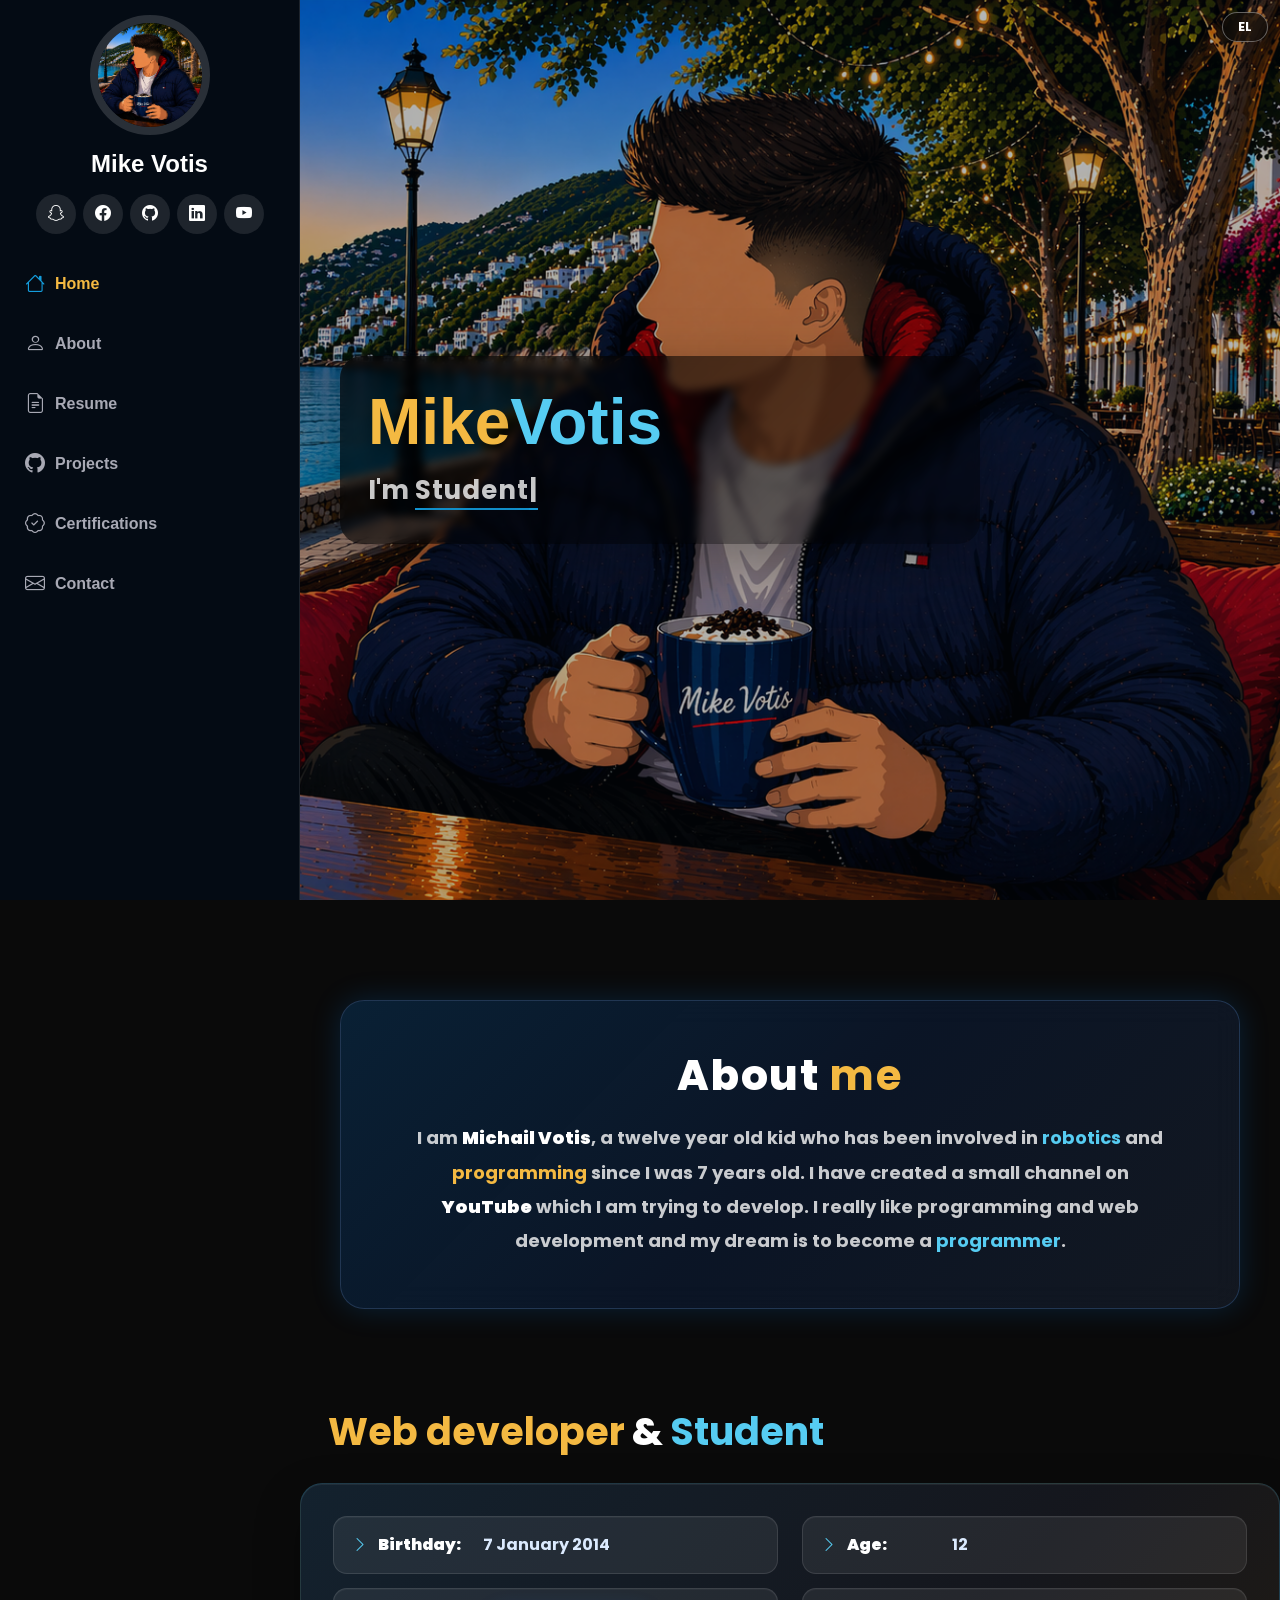
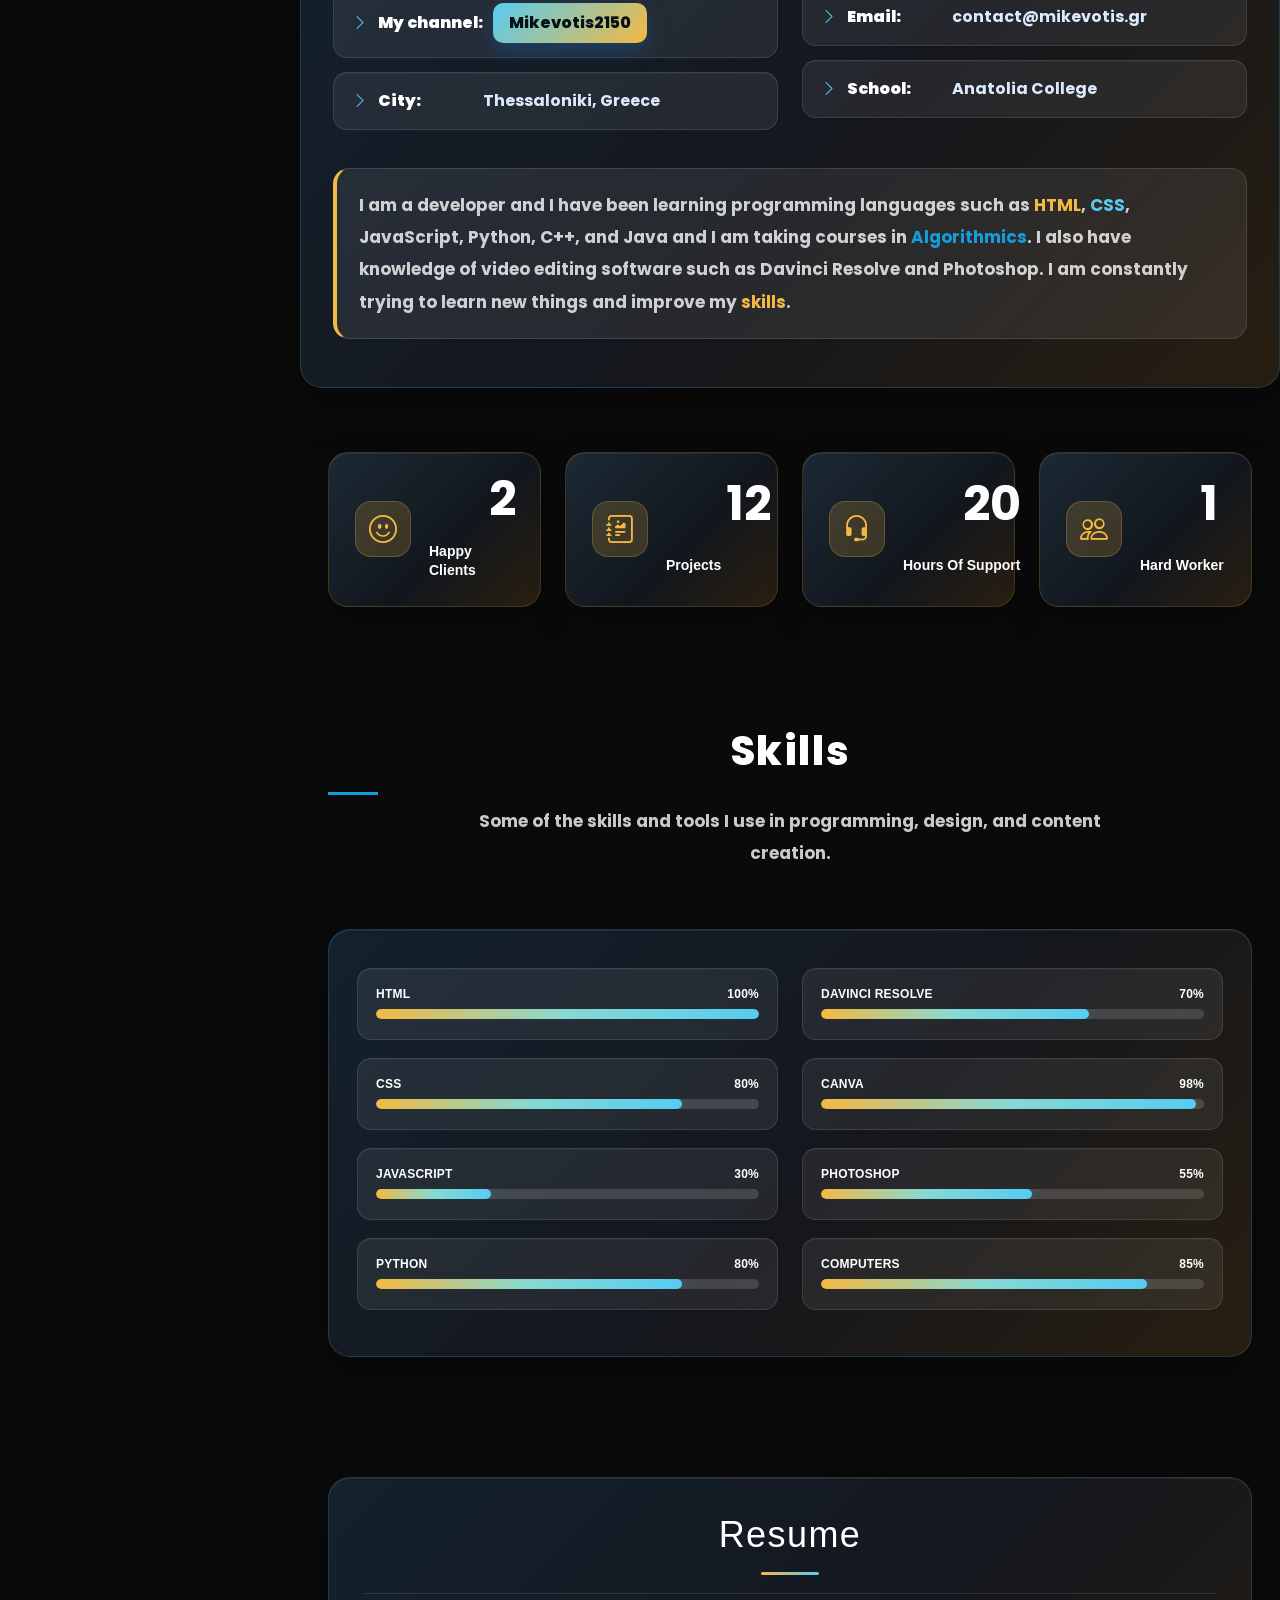
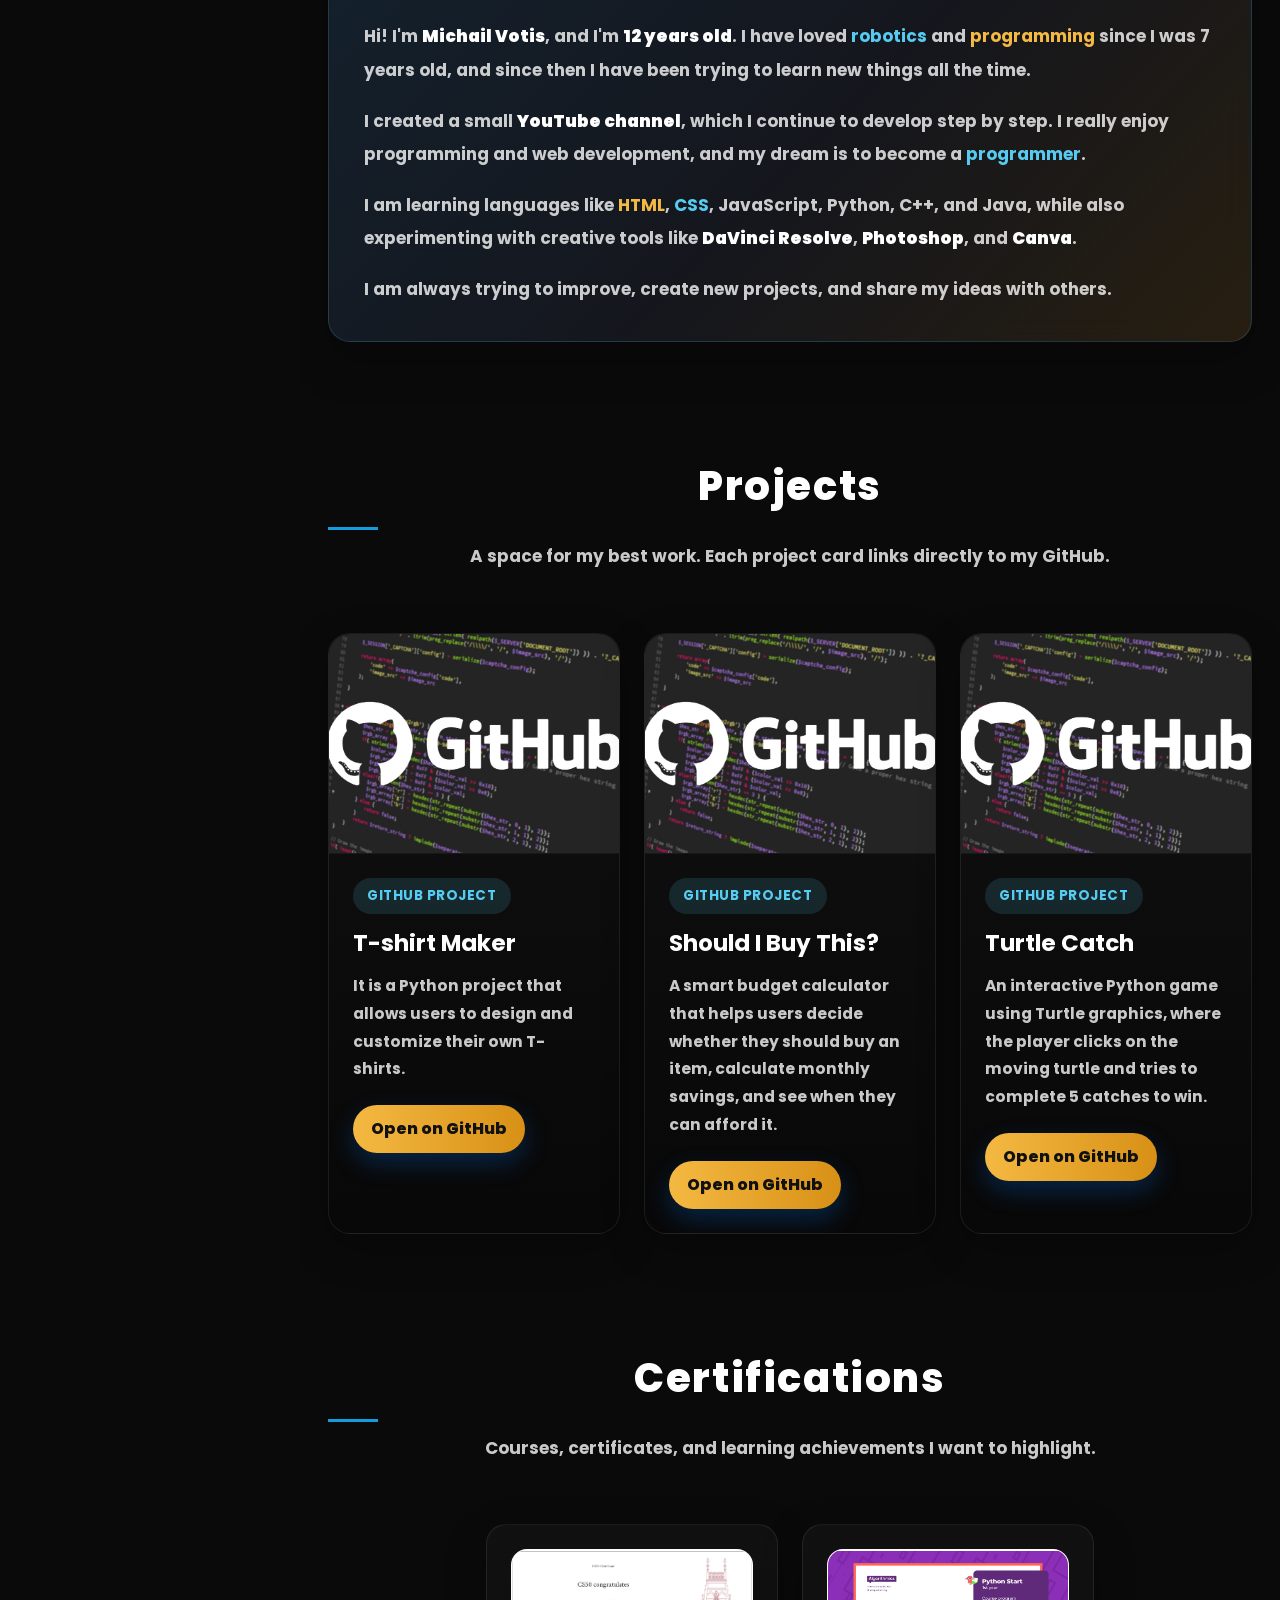
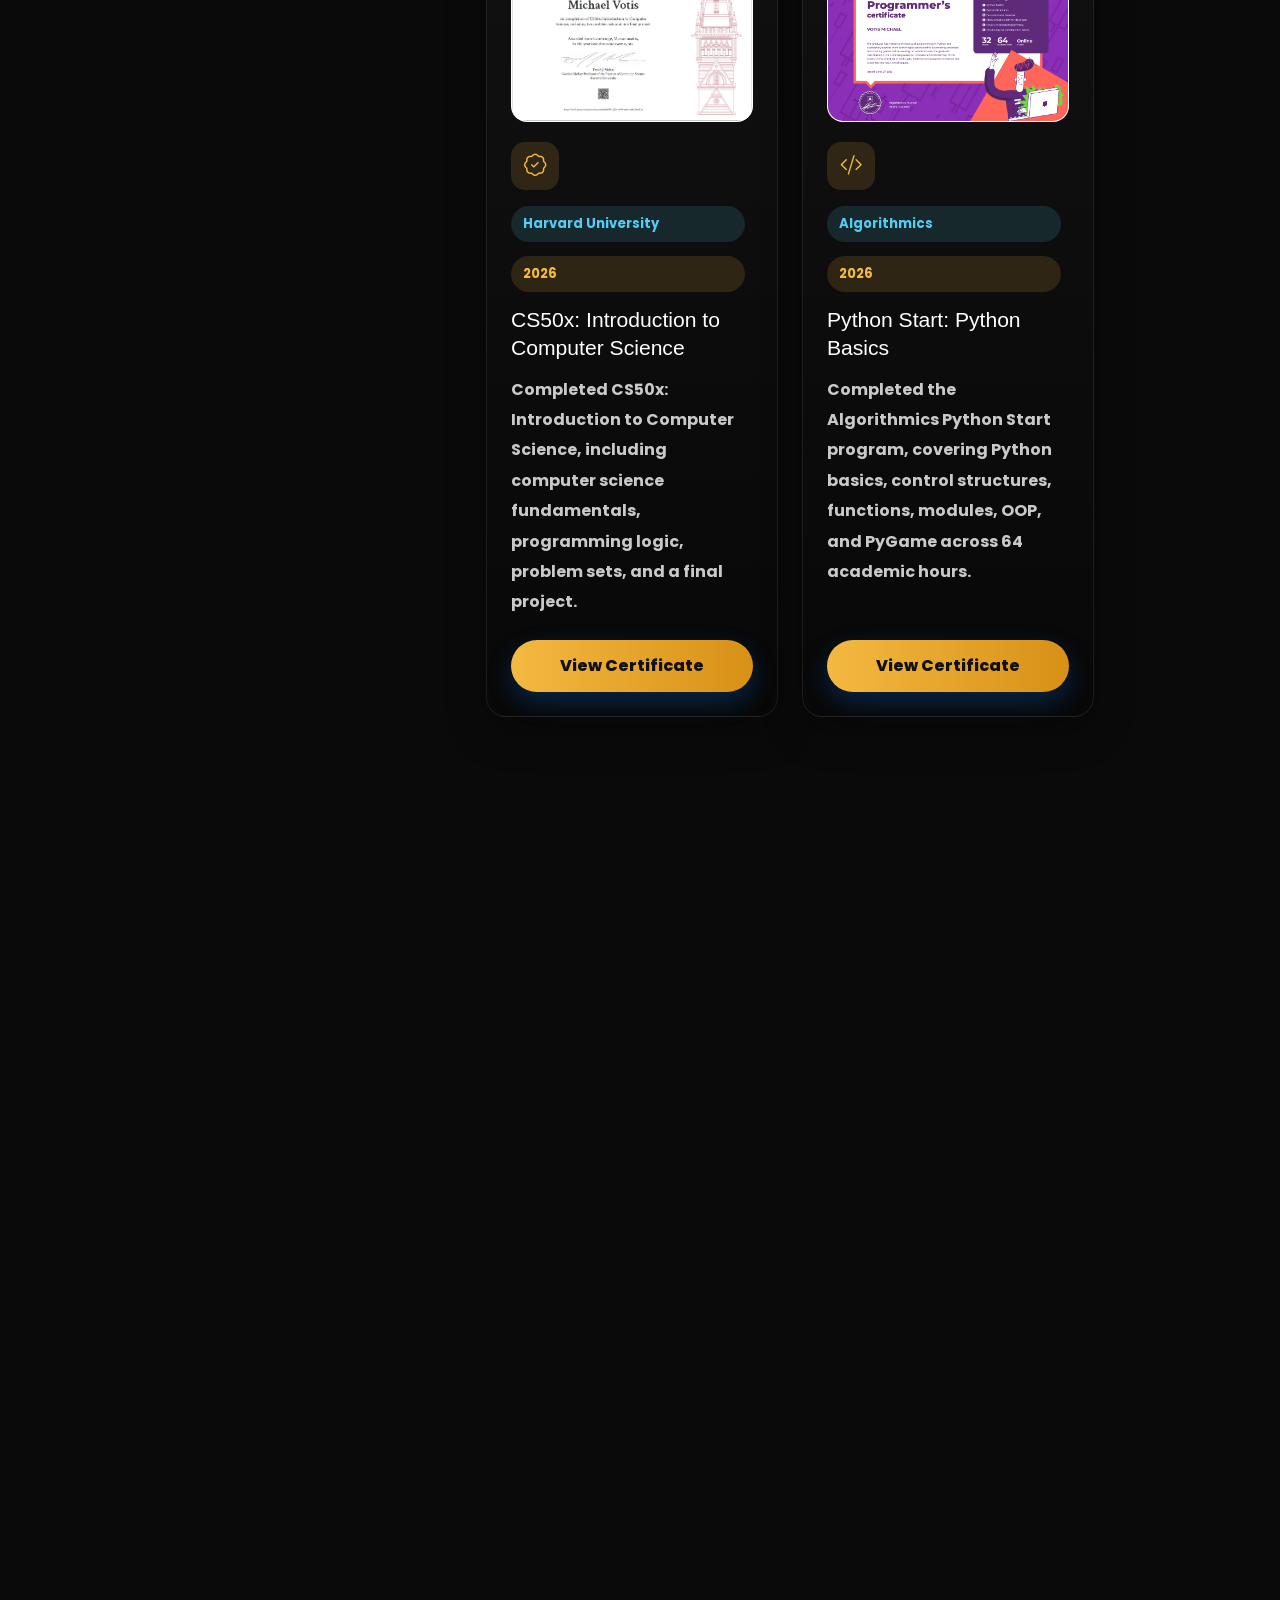
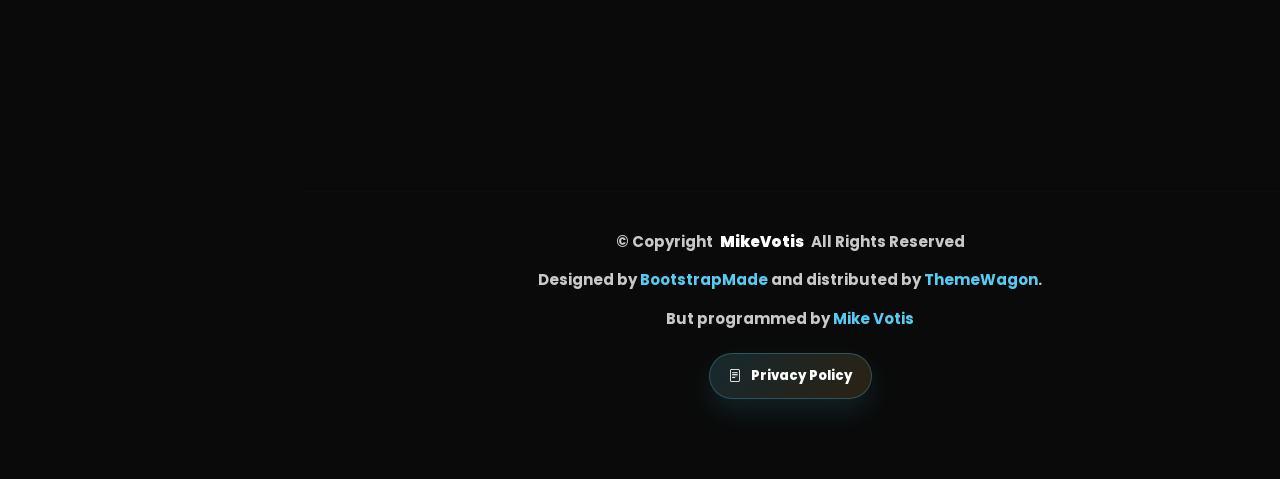
<file: index.html>
<!DOCTYPE html>
<html lang="en">

<head>
  <meta charset="utf-8">
  <meta content="width=device-width, initial-scale=1.0" name="viewport">
  <title> MikeVotis-iPortfolio</title>
  <meta content="" name="description">
  <meta content="" name="keywords">
  <script async src="https://pagead2.googlesyndication.com/pagead/js/adsbygoogle.js?client=ca-pub-4760871122355357"
     crossorigin="anonymous"></script>


  <!-- Favicons -->
  <link href="https://yt3.googleusercontent.com/pcLEsklGqMVzjUTTf-Sxmk4lj9FfudiAOTqlA7dYZjmjnIc-ecSGFSF37sD_Z9aXDMeWaXCjlQ=s160-c-k-c0x00ffffff-no-rj" rel="icon">
  <link href="assets/img/apple-touch-icon.png" rel="apple-touch-icon">

  <!-- Fonts -->
  <link href="https://fonts.googleapis.com" rel="preconnect">
  <link href="https://fonts.gstatic.com" rel="preconnect" crossorigin>
  <link href="https://fonts.googleapis.com/css2?family=Roboto:ital,wght@0,100;0,300;0,400;0,500;0,700;0,900;1,100;1,300;1,400;1,500;1,700;1,900&family=Poppins:ital,wght@0,100;0,200;0,300;0,400;0,500;0,600;0,700;0,800;0,900;1,100;1,200;1,300;1,400;1,500;1,600;1,700;1,800;1,900&display=swap" rel="stylesheet">

  <!-- Vendor CSS Files -->
  <link href="assets/vendor/bootstrap/css/bootstrap.min.css" rel="stylesheet">
  <link href="assets/vendor/bootstrap-icons/bootstrap-icons.css" rel="stylesheet">
  <link href="assets/vendor/aos/aos.css" rel="stylesheet">
  <link href="assets/vendor/glightbox/css/glightbox.min.css" rel="stylesheet">
  <link href="assets/vendor/swiper/swiper-bundle.min.css" rel="stylesheet">

  <!-- Google tag (gtag.js) -->
<script async src="https://www.googletagmanager.com/gtag/js?id=G-DJRYVD23MX"></script>
<script>
  window.dataLayer = window.dataLayer || [];
  function gtag(){dataLayer.push(arguments);}
  gtag('js', new Date());

  gtag('config', 'G-DJRYVD23MX');
</script>

  <!-- Main CSS File -->
  <link href="assets/css/main.css" rel="stylesheet">

  <style>
    :root {
      --accent-gold: #f4b942;
      --accent-blue: #56ccf2;
      --soft-black: #0a0a0a;
      --panel-black: #111111;
      --panel-border: rgba(255, 255, 255, 0.08);
      --text-soft: rgba(255, 255, 255, 0.78);
    }

    body.index-page,
    .section,
    .light-background,
    .footer {
      background: var(--soft-black) !important;
      color: #ffffff !important;
      font-family: "Poppins", sans-serif;
      font-weight: 700;
    }

    body.index-page {
      display: flex;
      flex-direction: column;
      min-height: 100dvh;
    }

    .main {
      flex: 1 0 auto;
    }

    p,
    li,
    span,
    a,
    label,
    input,
    textarea,
    button {
      font-weight: 700 !important;
    }

    p {
      color: var(--text-soft) !important;
      line-height: 1.9;
    }

    strong,
    h1,
    h2,
    h3,
    h4,
    h5,
    h6 {
      color: #ffffff !important;
    }

    .container,
    .container-fluid {
      padding-left: 28px !important;
      padding-right: 28px !important;
    }

    .section-title,
    #about .container,
    #resume .container,
    #contact .container,
    #certifications .container,
    #skills .container,
    #stats .container {
      max-width: 1140px;
    }

    .section-title h2,
    #about h2,
    #resume h2,
    #contact h2,
    #certifications h2,
    #skills h2 {
      color: #ffffff !important;
      letter-spacing: 0.04em;
    }

    .hero .container {
      background: linear-gradient(135deg, rgba(0, 0, 0, 0.72), rgba(0, 0, 0, 0.38));
      padding: 28px 32px;
      border-radius: 22px;
      max-width: 640px;
      margin-left: 40px;
      backdrop-filter: blur(4px);
      box-shadow: 0 18px 60px rgba(0, 0, 0, 0.34);
    }

    .hero h2,
    .hero p {
      text-shadow: 0 8px 24px rgba(0, 0, 0, 0.45);
    }

    .highlight-gold {
      color: var(--accent-gold) !important;
    }

    .highlight-blue {
      color: var(--accent-blue) !important;
    }

    .stats-item,
    .info-wrap,
    .contact-form,
    .progress,
    #about .row,
    #resume .section-title,
    #contact .section-title,
    #skills .skills-content {
      background: var(--panel-black);
      border: 1px solid var(--panel-border);
      border-radius: 18px;
      padding: 22px;
      box-shadow: 0 12px 34px rgba(0, 0, 0, 0.22);
    }

    #about .row,
    #skills .skills-content {
      margin-top: 10px;
    }

    #contact .section-title {
      margin-bottom: 28px;
    }

    #contact .section-title p {
      max-width: 680px;
      margin-top: 18px;
    }

    .progress {
      margin-bottom: 18px;
    }

    .progress:last-child {
      margin-bottom: 0;
    }

    .showcase-grid {
      row-gap: 28px;
    }

    .showcase-card {
      height: 100%;
      overflow: hidden;
      background: linear-gradient(180deg, rgba(17, 17, 17, 0.98), rgba(8, 8, 8, 0.98));
      border: 1px solid var(--panel-border);
      border-radius: 22px;
      box-shadow: 0 14px 40px rgba(0, 0, 0, 0.28);
      transition: transform 0.25s ease, border-color 0.25s ease, box-shadow 0.25s ease;
    }

    .showcase-card:hover {
      transform: translateY(-6px);
      border-color: rgba(244, 185, 66, 0.45);
      box-shadow: 0 18px 44px rgba(0, 0, 0, 0.34);
    }

    .showcase-image {
      width: 100%;
      aspect-ratio: 16 / 10;
      object-fit: cover;
      display: block;
      background: #050505;
      border-bottom: 1px solid rgba(255, 255, 255, 0.08);
    }

    .showcase-body {
      padding: 24px;
    }

    .showcase-tag {
      display: inline-flex;
      align-items: center;
      gap: 8px;
      padding: 8px 14px;
      margin-bottom: 16px;
      border-radius: 999px;
      background: rgba(86, 204, 242, 0.14);
      color: var(--accent-blue) !important;
      font-size: 0.84rem;
      letter-spacing: 0.04em;
      text-transform: uppercase;
    }

    .showcase-body h3 {
      margin-bottom: 14px;
      font-size: 1.45rem;
    }

    .showcase-links {
      display: flex;
      flex-wrap: wrap;
      gap: 12px;
      margin-top: 22px;
    }

    .showcase-button {
      display: inline-flex;
      align-items: center;
      justify-content: center;
      gap: 10px;
      padding: 12px 18px;
      border-radius: 999px;
      background: linear-gradient(90deg, var(--accent-gold), #d89016);
      color: #111111 !important;
      font-weight: 800 !important;
      text-decoration: none;
      transition: transform 0.2s ease, filter 0.2s ease;
    }

    .showcase-button.secondary {
      background: rgba(255, 255, 255, 0.08);
      color: #ffffff !important;
      border: 1px solid rgba(255, 255, 255, 0.12);
    }

    .showcase-button:hover {
      transform: translateY(-2px);
      filter: brightness(1.05);
    }

    .showcase-note {
      margin-top: 18px;
      color: rgba(255, 255, 255, 0.62) !important;
      font-size: 0.95rem;
    }

    .certifications-grid {
      row-gap: 28px;
    }

    #certifications .container {
      max-width: 1320px;
    }

    #certifications .row > [class*="col-"] {
      display: flex;
    }

    .certification-card {
      display: flex;
      flex-direction: column;
      width: 100%;
      height: 100%;
      padding: 24px;
      background: linear-gradient(180deg, rgba(17, 17, 17, 0.98), rgba(8, 8, 8, 0.98));
      border: 1px solid var(--panel-border);
      border-radius: 20px;
      box-shadow: 0 14px 40px rgba(0, 0, 0, 0.28);
      transition: transform 0.25s ease, border-color 0.25s ease, box-shadow 0.25s ease;
    }

    .certification-card:hover {
      transform: translateY(-6px);
      border-color: rgba(86, 204, 242, 0.38);
      box-shadow: 0 18px 44px rgba(0, 0, 0, 0.34);
    }

    .certification-icon {
      display: inline-flex;
      align-items: center;
      justify-content: center;
      width: 48px;
      height: 48px;
      margin-bottom: 16px;
      border-radius: 14px;
      background: rgba(244, 185, 66, 0.14);
      color: var(--accent-gold);
      font-size: 1.4rem;
    }

    .certification-image {
      width: 100%;
      aspect-ratio: 14 / 10;
      margin-bottom: 20px;
      border-radius: 16px;
      object-fit: contain;
      object-position: center;
      background: #ffffff;
      border: 1px solid rgba(255, 255, 255, 0.12);
      display: block;
    }

    .certification-card > a:first-child {
      display: block;
    }

    .certification-card h3 {
      margin-bottom: 12px;
      font-size: 1.32rem;
      line-height: 1.35;
    }

    .certification-card p {
      flex: 1 1 auto;
      min-height: 150px;
      margin-bottom: 22px;
    }

    #certifications .showcase-links {
      margin-top: auto;
      width: 100%;
    }

    #certifications .showcase-button {
      width: 100%;
      min-height: 52px;
      padding: 12px 18px;
      border-radius: 999px;
      text-align: center;
      white-space: normal;
    }

    .certification-meta {
      display: inline-flex;
      align-items: center;
      gap: 8px;
      padding: 8px 12px;
      margin-right: 8px;
      margin-bottom: 14px;
      border-radius: 999px;
      background: rgba(86, 204, 242, 0.14);
      color: var(--accent-blue) !important;
      font-size: 0.82rem;
    }

    .certification-date {
      background: rgba(244, 185, 66, 0.14);
      color: var(--accent-gold) !important;
    }

    .about-subtitle {
      max-width: 1320px;
      margin: 0 auto 28px;
      padding: 0 28px;
      letter-spacing: 0 !important;
    }

    .about-info-box {
      max-width: 1320px;
      margin: 0 auto;
      padding: 32px;
      background:
        linear-gradient(135deg, rgba(20, 35, 48, 0.96), rgba(22, 24, 31, 0.94) 54%, rgba(43, 33, 17, 0.88));
      border: 1px solid rgba(86, 204, 242, 0.18);
      border-radius: 22px;
      box-shadow: 0 18px 46px rgba(0, 0, 0, 0.26), inset 0 1px 0 rgba(255, 255, 255, 0.06);
    }

    .about-info-list li {
      min-height: 58px;
      margin-bottom: 14px;
      padding: 14px 18px;
      background: rgba(255, 255, 255, 0.07);
      border: 1px solid rgba(255, 255, 255, 0.11);
      border-radius: 14px;
      box-shadow: inset 0 1px 0 rgba(255, 255, 255, 0.04);
    }

    .about-info-list li:hover {
      transform: translateY(-2px);
      background: rgba(86, 204, 242, 0.12);
      border-color: rgba(86, 204, 242, 0.34);
    }

    .about-info-list li i {
      color: var(--accent-blue) !important;
    }

    .about-description {
      margin-top: 24px;
      padding: 20px 22px;
      background: rgba(255, 255, 255, 0.08);
      border: 1px solid rgba(255, 255, 255, 0.12);
      border-left: 4px solid var(--accent-gold);
      border-radius: 16px;
    }

    .stats {
      padding-top: 64px;
    }

    .stats .row {
      justify-content: center;
    }

    .stats .stats-item {
      display: grid;
      grid-template-columns: 56px 1fr;
      grid-template-rows: auto auto;
      column-gap: 18px;
      align-items: center;
      min-height: 150px;
      padding: 26px;
      text-align: left;
      background:
        linear-gradient(135deg, rgba(29, 43, 55, 0.96), rgba(19, 24, 31, 0.94) 58%, rgba(46, 34, 18, 0.9));
      border: 1px solid rgba(244, 185, 66, 0.16);
      border-radius: 20px;
      box-shadow: 0 14px 36px rgba(0, 0, 0, 0.24), inset 0 1px 0 rgba(255, 255, 255, 0.06);
      transition: transform 0.25s ease, border-color 0.25s ease, box-shadow 0.25s ease;
    }

    .stats .stats-item:hover {
      transform: translateY(-6px);
      border-color: rgba(244, 185, 66, 0.38);
      box-shadow: 0 18px 44px rgba(0, 0, 0, 0.34);
    }

    .stats .stats-item i {
      grid-row: 1 / span 2;
      display: inline-flex;
      align-items: center;
      justify-content: center;
      width: 56px;
      height: 56px;
      margin: 0;
      border-radius: 16px;
      background: rgba(244, 185, 66, 0.18);
      border: 1px solid rgba(244, 185, 66, 0.24);
      color: var(--accent-gold) !important;
      font-size: 1.75rem;
    }

    .stats .stats-item span {
      margin: 0;
      font-size: 2.8rem;
      line-height: 1;
      text-align: left;
    }

    .stats .stats-item p {
      margin: 8px 0 0;
      color: var(--text-soft) !important;
      line-height: 1.35;
      text-align: left;
    }

    #skills .skills-content,
    .skills-box {
      background:
        linear-gradient(135deg, rgba(20, 35, 48, 0.96), rgba(22, 24, 31, 0.94) 54%, rgba(43, 33, 17, 0.88)) !important;
      border: 1px solid rgba(86, 204, 242, 0.18) !important;
      border-radius: 22px !important;
      box-shadow: 0 18px 46px rgba(0, 0, 0, 0.26), inset 0 1px 0 rgba(255, 255, 255, 0.06) !important;
    }

    .skills-box {
      max-width: 1060px;
      margin: 0 auto;
      padding: 28px !important;
    }

    #skills .skills-content {
      padding: 0 !important;
      border: none !important;
      box-shadow: none !important;
      background: transparent !important;
    }

    #skills .skill-card {
      min-height: 72px;
      margin-bottom: 18px;
      padding: 16px 18px;
      background: rgba(255, 255, 255, 0.07) !important;
      border: 1px solid rgba(255, 255, 255, 0.11) !important;
      border-radius: 14px !important;
      box-shadow: inset 0 1px 0 rgba(255, 255, 255, 0.04);
    }

    #skills .skill-card:hover {
      transform: translateY(-2px);
      background: rgba(86, 204, 242, 0.12) !important;
      border-color: rgba(86, 204, 242, 0.34) !important;
    }

    #skills .progress-bar-wrap {
      height: 10px;
      background: rgba(255, 255, 255, 0.14);
    }

    #skills .progress-bar {
      background: linear-gradient(90deg, var(--accent-gold), #86d9d3, var(--accent-blue));
      box-shadow: 0 0 18px rgba(86, 204, 242, 0.24);
    }

    .resume-box {
      max-width: 960px;
      background:
        linear-gradient(135deg, rgba(20, 35, 48, 0.96), rgba(22, 24, 31, 0.94) 54%, rgba(43, 33, 17, 0.88)) !important;
      border: 1px solid rgba(86, 204, 242, 0.18) !important;
      border-radius: 22px !important;
      box-shadow: 0 18px 46px rgba(0, 0, 0, 0.26), inset 0 1px 0 rgba(255, 255, 255, 0.06) !important;
    }

    .resume-box h2 {
      margin-bottom: 26px;
      padding-bottom: 18px;
      border-bottom: 1px solid rgba(255, 255, 255, 0.12);
      color: #ffffff !important;
      font-size: 2.25rem;
      text-align: center;
    }

    .resume-box h2::after {
      content: "";
      display: block;
      width: 58px;
      height: 3px;
      margin: 16px auto 0;
      border-radius: 999px;
      background: linear-gradient(90deg, var(--accent-gold), var(--accent-blue));
    }

    .progress .progress-bar-wrap {
      background: rgba(255, 255, 255, 0.1);
    }

    .progress .progress-bar {
      background: linear-gradient(90deg, var(--accent-gold), var(--accent-blue));
    }

    .stats-item span,
    .stats-item p,
    .stats-item strong,
    .stats-item .purecounter,
    .progress .skill,
    .progress .skill span,
    .progress .skill .val,
    .progress .val {
      color: #ffffff !important;
    }

    .progress .skill {
      display: flex;
      justify-content: space-between;
      align-items: center;
      gap: 12px;
      margin-bottom: 10px;
      letter-spacing: 0.02em;
    }

    .info-item i,
    .stats-item i,
    .social-links a:hover,
    .navmenu a:hover,
    .navmenu .active {
      color: var(--accent-gold) !important;
    }

    .contact-box {
      max-width: 1180px;
      margin: 0 auto;
      padding: 34px;
      background:
        linear-gradient(135deg, rgba(20, 35, 48, 0.96), rgba(22, 24, 31, 0.94) 54%, rgba(43, 33, 17, 0.88)) !important;
      border: 1px solid rgba(86, 204, 242, 0.18) !important;
      border-radius: 24px !important;
      box-shadow: 0 18px 46px rgba(0, 0, 0, 0.26), inset 0 1px 0 rgba(255, 255, 255, 0.06) !important;
    }

    #contact .contact-box > .section-title {
      max-width: 760px;
      margin: 0 auto 30px;
      padding: 0 !important;
      background: transparent !important;
      border: none !important;
      border-radius: 0 !important;
      box-shadow: none !important;
      text-align: center;
    }

    #contact .contact-box > .section-title h2 {
      display: inline-block;
      margin-bottom: 14px;
      padding-bottom: 20px;
      text-align: center;
    }

    #contact .contact-box > .section-title h2::after {
      display: block;
      left: 50% !important;
      width: 58px;
      margin: 0 !important;
      transform: translateX(-50%);
      background: linear-gradient(90deg, var(--accent-gold), var(--accent-blue));
    }

    .info-wrap,
    .contact-form {
      background: rgba(255, 255, 255, 0.07) !important;
      border: 1px solid rgba(255, 255, 255, 0.11) !important;
      border-radius: 20px !important;
      box-shadow: inset 0 1px 0 rgba(255, 255, 255, 0.04) !important;
    }

    .info-item {
      background: rgba(255, 255, 255, 0.065) !important;
      border-color: rgba(255, 255, 255, 0.1) !important;
    }

    .info-item:hover {
      background: rgba(86, 204, 242, 0.12) !important;
      border-color: rgba(86, 204, 242, 0.34) !important;
    }

    .info-item i {
      color: var(--accent-gold) !important;
    }

    .contact-form input,
    .contact-form textarea {
      background: rgba(255, 255, 255, 0.07) !important;
      border: 1px solid rgba(255, 255, 255, 0.12) !important;
      color: #ffffff;
    }

    .contact-form button,
    #channel {
      background: linear-gradient(135deg, var(--accent-blue), var(--accent-gold)) !important;
      border: none;
      color: #071015 !important;
      font-weight: 800 !important;
    }

    .contact-form button:hover,
    #channel:hover {
      filter: brightness(1.05);
    }

    .footer {
      margin: auto 0 0 !important;
      padding: 36px 0 72px !important;
    }

    .footer-box {
      margin-bottom: 0;
      padding: 0 !important;
      background: transparent !important;
      border: none !important;
      border-radius: 0 !important;
      box-shadow: none !important;
      backdrop-filter: none !important;
      -webkit-backdrop-filter: none !important;
      text-align: center;
    }

    .footer .copyright p,
    .footer .credits p {
      color: var(--text-soft) !important;
    }

    .footer .credits a:not(.footer-privacy-link) {
      color: var(--accent-blue) !important;
    }

    .footer .footer-privacy-link {
      margin-top: 10px;
      margin-bottom: 8px;
      background: linear-gradient(135deg, rgba(86, 204, 242, 0.16), rgba(244, 185, 66, 0.14)) !important;
      border: 1px solid rgba(86, 204, 242, 0.28) !important;
      color: #ffffff !important;
      box-shadow: 0 12px 28px rgba(86, 204, 242, 0.12) !important;
    }

    .footer .footer-privacy-link:hover {
      border-color: rgba(244, 185, 66, 0.45) !important;
      filter: none;
    }

    @media (min-width: 1200px) {
      .footer {
        margin: auto 0 0 300px !important;
      }
    }

    hr {
      border-color: rgba(255, 255, 255, 0.12);
    }

    @media (max-width: 768px) {
      .container,
      .container-fluid {
        padding-left: 20px !important;
        padding-right: 20px !important;
      }

      .hero .container {
        margin-left: 0;
        padding: 22px 20px;
      }

      .about-subtitle,
      .about-info-box {
        max-width: none;
        margin-left: 20px;
        margin-right: 20px;
        padding-left: 20px;
        padding-right: 20px;
      }

      .stats .stats-item {
        min-height: 130px;
        padding: 22px;
      }
    }
  </style>

  <!-- =======================================================
  * Template Name: iPortfolio
  * Template URL: https://bootstrapmade.com/iportfolio-bootstrap-portfolio-websites-template/
  * Updated: Jun 29 2024 with Bootstrap v5.3.3
  * Author: BootstrapMade.com
  * License: https://bootstrapmade.com/license/
  ======================================================== -->
</head>

<body class="index-page">

  

  <!-- Site language toggle (top-right) -->
  <button id="site-lang-toggle" class="site-lang-toggle" type="button" aria-label="Switch language to Greek">EL</button>

  <!-- Contrast helper: when user scrolls away from the hero, add .alt to make the button visible on light backgrounds -->
  <style>
    /* applied when hero is not visible - gives a light background and dark text */
    #site-lang-toggle.alt{
      background: rgba(255,255,255,0.96) !important;
      color: #111 !important;
      border-color: rgba(0,0,0,0.12) !important;
      box-shadow: 0 2px 6px rgba(0,0,0,0.08);
    }
  </style>

  <header id="header" class="header dark-background d-flex flex-column">
    <i class="header-toggle d-xl-none bi bi-list"></i>

    <div class="profile-img">
      <img src="assets/img/hero-bg-mike.png?v=20260419-2" alt="Mike Votis profile image" class="img-fluid rounded-circle">
    </div>

    <a href="index.html" class="logo d-flex align-items-center justify-content-center">
      <!-- Uncomment the line below if you also wish to use an image logo -->
      <!-- <img src="assets/img/logo.png" alt=""> -->
      <h1 class="sitename">Mike Votis</h1>
      
    </a>

    <div class="social-links text-center">
      <a href="https://www.snapchat.com/@mikevotis" target="_blank" class="snapchat"><i class="bi bi-snapchat"></i></a>
      <a href="https://www.facebook.com/MikeVotis2150"target="_blank" class="facebook"><i class="bi bi-facebook"></i></a>
      <a href="https://github.com/MikeVotis-dev" target="_blank" class="github"><i class="bi bi-github"></i></a>
      <a href="https://www.linkedin.com/in/michael-votis-182245432?utm_source=share_via&amp;utm_content=profile&amp;utm_medium=member_ios" target="_blank" class="linkedin"><i class="bi bi-linkedin"></i></a>
      <a href="https://www.youtube.com/@mikevotis" target="_blank" class="google-plus"><i class="bi bi-youtube"></i></a>
      
    </div>

    <nav id="navmenu" class="navmenu">
      <ul>
        <li><a href="#hero" class="active"><i class="bi bi-house navicon"></i>Home</a></li>
        <li><a href="#about"><i class="bi bi-person navicon"></i> About</a></li>
        <li><a href="#resume"><i class="bi bi-file-earmark-text navicon"></i> Resume</a></li>
        <li><a href="#projects"><i class="bi bi-github navicon"></i> Projects</a></li>
        <li><a href="#certifications"><i class="bi bi-patch-check navicon"></i> Certifications</a></li>
        <li><a href="#contact"><i class="bi bi-envelope navicon"></i> Contact</a></li>
      </ul>
    </nav>

  </header>

  <main class="main">

    <!-- Hero Section -->
    <section id="hero" class="hero section dark-background">
      <img src="assets/img/hero-bg-mike.png?v=20260419-2" alt="Mike Votis hero background" data-aos="fade-in" class="">

      <div class="container" data-aos="fade-up" data-aos-delay="100">
        <h2><span class="highlight-gold">Mike</span><span class="highlight-blue">Votis</span></h2>
        <p>I'm <span class="typed" data-typed-items="Student,Developer,Websites Builder,Designer, Editor ">Designer</span></p>
      </div>
    </section><!-- /Hero Section -->

<!-- About Section -->
<section id="about" class="about section">
  <div class="about-header-box" data-aos="fade-up" data-aos-delay="100">
    <h2>About <span class="highlight-gold">me</span></h2>
    <p>
      I am <strong>Michael Votis</strong>, a twelve year old kid who has been involved in
      <span class="highlight-blue">robotics</span> and
      <span class="highlight-gold">programming</span> since I was 7 years old.
      I have created a small channel on <strong>YouTube</strong> which I am trying to develop.
      I really like programming and web development and my dream is to become a
      <span class="highlight-blue">programmer</span>.
    </p>
  </div>
</section>
        
         
          
<h2 class="about-subtitle">
  <span class="highlight-gold">Web developer</span> &amp;
  <span class="highlight-blue">Student</span>
</h2>

<div class="about-info-box">
  <div class="row gy-4">
    <div class="col-lg-6">
      <ul class="about-info-list">
        <li>
          <i class="bi bi-chevron-right"></i>
          <strong>Birthday:</strong>
          <span>7 January 2014</span>
        </li>

        <li>
          <i class="bi bi-chevron-right"></i>
          <strong>My channel:</strong>
          <a href="https://www.youtube.com/@mikevotis" target="_blank" id="channel" class="channel-btn">
            Mikevotis2150
          </a>
        </li>

        <li>
          <i class="bi bi-chevron-right"></i>
          <strong>City:</strong>
          <span>Thessaloniki, Greece</span>
        </li>
      </ul>
    </div>

    <div class="col-lg-6">
      <ul class="about-info-list">
        <li>
          <i class="bi bi-chevron-right"></i>
          <strong>Age:</strong>
          <span>12</span>
        </li>

        <li>
          <i class="bi bi-chevron-right"></i>
          <strong>Email:</strong>
          <span>contact@mikevotis.gr</span>
        </li>

        <li>
          <i class="bi bi-chevron-right"></i>
          <strong>School:</strong>
          <span>Anatolia College</span>
        </li>
      </ul>
    </div>
  </div>

  <p class="about-description">
    I am a developer and I have been learning programming languages such as
    <span class="highlight-gold">HTML</span>,
    <span class="highlight-blue">CSS</span>,
    JavaScript, Python, C++, and Java and I am taking courses in <a href="https://greece.alg.academy/" target="_blank" >Algorithmics</a>.
    I also have knowledge of video editing software such as Davinci Resolve and Photoshop.
    I am constantly trying to learn new things and improve my
    <span class="highlight-gold">skills</span>.
  </p>
</div>

<!-- Stats Section -->
<section id="stats" class="stats section">
  <div class="container" data-aos="fade-up" data-aos-delay="100">
    <div class="row gy-4">

      <div class="col-lg-3 col-md-6">
        <div class="stats-item">
          <i class="bi bi-emoji-smile"></i>
          <span data-purecounter-start="0" data-purecounter-end="2" data-purecounter-duration="1" class="purecounter"></span>
          <p><strong>Happy Clients</strong></p>
        </div>
      </div>

      <div class="col-lg-3 col-md-6">
        <div class="stats-item">
          <i class="bi bi-journal-richtext"></i>
          <span data-purecounter-start="0" data-purecounter-end="12" data-purecounter-duration="1" class="purecounter"></span>
          <p><strong>Projects</strong></p>
        </div>
      </div>

      <div class="col-lg-3 col-md-6">
        <div class="stats-item">
          <i class="bi bi-headset"></i>
          <span data-purecounter-start="0" data-purecounter-end="20" data-purecounter-duration="1" class="purecounter"></span>
          <p><strong>Hours Of Support</strong></p>
        </div>
      </div>

      <div class="col-lg-3 col-md-6">
        <div class="stats-item">
          <i class="bi bi-people"></i>
          <span data-purecounter-start="0" data-purecounter-end="1" data-purecounter-duration="1" class="purecounter"></span>
          <p><strong>Hard Worker</strong></p>
        </div>
      </div>

    </div>
  </div>
</section>

<!-- Skills Section -->
<section id="skills" class="skills section">

  <div class="container section-title" data-aos="fade-up">
    <h2>Skills</h2>
    <p class="section-subtext">Some of the skills and tools I use in programming, design, and content creation.</p>
  </div>

  <div class="container" data-aos="fade-up" data-aos-delay="100">
    <div class="skills-box">
      <div class="row skills-content skills-animation">

        <div class="col-lg-6">

          <div class="progress skill-card">
            <span class="skill"><span>HTML</span> <i class="val">100%</i></span>
            <div class="progress-bar-wrap">
              <div class="progress-bar" role="progressbar" aria-valuenow="100" aria-valuemin="0" aria-valuemax="100"></div>
            </div>
          </div>

          <div class="progress skill-card">
            <span class="skill"><span>CSS</span> <i class="val">80%</i></span>
            <div class="progress-bar-wrap">
              <div class="progress-bar" role="progressbar" aria-valuenow="80" aria-valuemin="0" aria-valuemax="100"></div>
            </div>
          </div>

          <div class="progress skill-card">
            <span class="skill"><span>JavaScript</span> <i class="val">30%</i></span>
            <div class="progress-bar-wrap">
              <div class="progress-bar" role="progressbar" aria-valuenow="30" aria-valuemin="0" aria-valuemax="100"></div>
            </div>
          </div>

          <div class="progress skill-card">
            <span class="skill"><span>Python</span> <i class="val">80%</i></span>
            <div class="progress-bar-wrap">
              <div class="progress-bar" role="progressbar" aria-valuenow="80" aria-valuemin="0" aria-valuemax="100"></div>
            </div>
          </div>

        </div>

        <div class="col-lg-6">

          <div class="progress skill-card">
            <span class="skill"><span>DaVinci Resolve</span> <i class="val">70%</i></span>
            <div class="progress-bar-wrap">
              <div class="progress-bar" role="progressbar" aria-valuenow="70" aria-valuemin="0" aria-valuemax="100"></div>
            </div>
          </div>

          <div class="progress skill-card">
            <span class="skill"><span>Canva</span> <i class="val">98%</i></span>
            <div class="progress-bar-wrap">
              <div class="progress-bar" role="progressbar" aria-valuenow="98" aria-valuemin="0" aria-valuemax="100"></div>
            </div>
          </div>

          <div class="progress skill-card">
            <span class="skill"><span>Photoshop</span> <i class="val">55%</i></span>
            <div class="progress-bar-wrap">
              <div class="progress-bar" role="progressbar" aria-valuenow="55" aria-valuemin="0" aria-valuemax="100"></div>
            </div>
          </div>

          <div class="progress skill-card">
            <span class="skill"><span>Computers</span> <i class="val">85%</i></span>
            <div class="progress-bar-wrap">
              <div class="progress-bar" role="progressbar" aria-valuenow="85" aria-valuemin="0" aria-valuemax="100"></div>
            </div>
          </div>

        </div>

      </div>
    </div>
  </div>

</section><!-- /Skills Section -->


<!-- Resume Section -->
<section id="resume" class="resume section">

  <div class="container" data-aos="fade-up" data-aos-delay="100">
    <div class="resume-box">
      <h2>Resume</h2>

      <p>
        Hi! I'm <strong>Michael Votis</strong>, and I'm <strong>12 years old</strong>.
        I have loved <span class="highlight-blue">robotics</span> and
        <span class="highlight-gold">programming</span> since I was 7 years old,
        and since then I have been trying to learn new things all the time.
      </p>

      <p>
        I created a small <strong>YouTube channel</strong>, which I continue to develop step by step.
        I really enjoy programming and web development, and my dream is to become a
        <span class="highlight-blue">programmer</span>.
      </p>

      <p>
        I am learning languages like <span class="highlight-gold">HTML</span>,
        <span class="highlight-blue">CSS</span>, JavaScript, Python, C++, and Java,
        while also experimenting with creative tools like <strong>DaVinci Resolve</strong>,
        <strong>Photoshop</strong>, and <strong>Canva</strong>.
      </p>

      <p>
        I am always trying to improve, create new projects, and share my ideas with others. 🚀
      </p>
    </div>
  </div>

</section><!-- /Resume Section -->


<!-- Projects Section -->
<section id="projects" class="projects section">

  <div class="container section-title" data-aos="fade-up">
    <h2>Projects</h2>
    <p class="section-subtext">A space for my best work. Each project card links directly to my GitHub.</p>
  </div>

  <div class="container" data-aos="fade-up" data-aos-delay="100">
    <div class="row showcase-grid gy-4">

      <div class="col-lg-4 col-md-6">
        <article class="showcase-card">
          <img src="assets/img/github-cover.jpeg" alt="T-shirt Maker project preview" class="showcase-image">
          <div class="showcase-body">
            <span class="showcase-tag">GitHub Project</span>
            <h3>T-shirt Maker</h3>
            <p>It is a Python project that allows users to design and customize their own T-shirts.</p>
            <div class="showcase-links">
              <a href="https://github.com/MikeVotis-dev/Mike-Votis-projects/blob/main/Tshirt_maker.py" target="_blank" rel="noopener noreferrer" class="showcase-button">Open on GitHub</a>
            </div>
          </div>
        </article>
      </div>

      <div class="col-lg-4 col-md-6">
        <article class="showcase-card">
          <img src="assets/img/github-cover.jpeg" alt="Should I Buy This project preview" class="showcase-image">
          <div class="showcase-body">
            <span class="showcase-tag">GitHub Project</span>
            <h3>Should I Buy This?</h3>
            <p>
              A smart budget calculator that helps users decide whether they should buy an item,
              calculate monthly savings, and see when they can afford it.
            </p>
            <div class="showcase-links">
              <a href="https://github.com/MikeVotis-dev/Mike-Votis-projects/blob/main/Should_I_buy_this.py" target="_blank" rel="noopener noreferrer" class="showcase-button">Open on GitHub</a>
            </div>
          </div>
        </article>
      </div>

      <div class="col-lg-4 col-md-6">
        <article class="showcase-card">
          <img src="assets/img/github-cover.jpeg" alt="Turtle Catch project preview" class="showcase-image">
          <div class="showcase-body">
            <span class="showcase-tag">GitHub Project</span>
            <h3>Turtle Catch</h3>
            <p>
              An interactive Python game using Turtle graphics, where the player clicks on the
              moving turtle and tries to complete 5 catches to win.
            </p>
            <div class="showcase-links">
              <a href="https://github.com/MikeVotis-dev/Mike-Votis-projects/blob/main/turtle.catch.py" target="_blank" rel="noopener noreferrer" class="showcase-button">Open on GitHub</a>
            </div>
          </div>
        </article>
      </div>

    </div>
  </div>

</section><!-- /Projects Section -->

<!-- Certifications Section -->
<section id="certifications" class="certifications section">

  <div class="container section-title" data-aos="fade-up">
    <h2>Certifications</h2>
    <p class="section-subtext">Courses, certificates, and learning achievements I want to highlight.</p>
  </div>

  <div class="container" data-aos="fade-up" data-aos-delay="100">
    <div class="row certifications-grid gy-4 justify-content-center">

      <div class="col-lg-4 col-md-6">
        <article class="certification-card">
          <a href="assets/img/cs50-certification.png" target="_blank" rel="noopener noreferrer">
            <img src="assets/img/cs50-certification.png" alt="CS50x Introduction to Computer Science certificate for Michael Votis" class="certification-image">
          </a>
          <span class="certification-icon"><i class="bi bi-patch-check"></i></span>
          <span class="certification-meta">Harvard University</span>
          <span class="certification-meta certification-date">2026</span>
          <h3>CS50x: Introduction to Computer Science</h3>
          <p>
            Completed CS50x: Introduction to Computer Science, including computer science
            fundamentals, programming logic, problem sets, and a final project.
          </p>
          <div class="showcase-links">
            <a href="assets/img/cs50-certification.png" target="_blank" rel="noopener noreferrer" class="showcase-button">
              View Certificate
            </a>
          </div>
        </article>
      </div>

      <div class="col-lg-4 col-md-6">
        <article class="certification-card">
          <a href="assets/img/algorithmics-python-start.png" target="_blank" rel="noopener noreferrer">
            <img src="assets/img/algorithmics-python-start.png" alt="Algorithmics Python Start certificate for Michael Votis" class="certification-image">
          </a>
          <span class="certification-icon"><i class="bi bi-code-slash"></i></span>
          <span class="certification-meta">Algorithmics</span>
          <span class="certification-meta certification-date">2026</span>
          <h3>Python Start: Python Basics</h3>
          <p>
            Completed the Algorithmics Python Start program, covering Python basics,
            control structures, functions, modules, OOP, and PyGame across 64 academic hours.
          </p>
          <div class="showcase-links">
            <a href="assets/img/algorithmics-python-start.png" target="_blank" rel="noopener noreferrer" class="showcase-button">
              View Certificate
            </a>
          </div>
        </article>
      </div>

    </div>
  </div>

</section><!-- /Certifications Section -->

<!-- Contact Section -->
<section id="contact" class="contact section">

  <div class="container" data-aos="fade-up" data-aos-delay="100">
    <div class="contact-box">
      <div class="section-title">
        <h2>Contact</h2>
        <p class="section-subtext">
          Feel free to send me a message for collaborations, projects, or anything you would like to ask.
        </p>
      </div>

      <div class="row gy-4">

        <div class="col-lg-5">
          <div class="info-wrap">
            <div class="info-item d-flex" data-aos="fade-up" data-aos-delay="200">
              <i class="bi bi-geo-alt flex-shrink-0"></i>
              <div>
                <h3>Address</h3>
                <p>Thermi, Thessaloniki, Greece 57001</p>
              </div>
            </div>

            <div class="info-item d-flex" data-aos="fade-up" data-aos-delay="400">
              <i class="bi bi-envelope flex-shrink-0"></i>
              <div>
                <h3>Email</h3>
                <p>contact@mikevotis.gr</p>
              </div>
            </div>

            <iframe
              class="contact-map"
              src="https://www.google.com/maps/embed?pb=!1m18!1m12!1m3!1d7210.620191760796!2d23.014745797206626!3d40.54838593409542!2m3!1f0!2f0!3f0!3m2!1i1024!2i768!4f13.1!3m3!1m2!1s0x14a8408c487efed9%3A0xdbfbf12ac3e13c21!2s57001%20Thermi%2C%20Greece!5e0!3m2!1sen!2sus!4v1631234567890"
              style="border:0; width:100%; height:240px; display:block;"
              allowfullscreen=""
              loading="lazy"
              referrerpolicy="no-referrer-when-downgrade">
            </iframe>
          </div>
        </div>

        <div class="col-lg-7">
          <form action="https://formspree.io/f/xgvlzzee" method="POST" class="contact-form" data-aos="fade-up" data-aos-delay="200">
            <div class="row gy-4">

              <div class="col-md-6">
                <label for="name-field" class="pb-2">Your Name</label>
                <input type="text" name="name" id="name-field" class="form-control" required>
              </div>

              <div class="col-md-6">
                <label for="email-field" class="pb-2">Your Email</label>
                <input type="email" class="form-control" name="email" id="email-field" required>
              </div>

              <div class="col-md-12">
                <label for="subject-field" class="pb-2">Subject</label>
                <input type="text" class="form-control" name="subject" id="subject-field" required>
              </div>

              <div class="col-md-12">
                <label for="message-field" class="pb-2">Message</label>
                <textarea class="form-control" name="message" rows="8" id="message-field" required></textarea>
              </div>

              <div class="col-md-12">
                <div class="loading">Loading</div>
                <div class="error-message"></div>
                <div class="sent-message">Your message has been sent. Thank you!</div>
              </div>

              <div class="col-md-12 text-center">
                <input type="hidden" name="_replyto" id="_replyto-field">
                <button type="submit" class="contact-btn">Send Message</button>
              </div>

            </div>
          </form>
        </div>

      </div>
    </div>
  </div>

</section><!-- /Contact Section -->

</main>

<footer id="footer" class="footer">
  <div class="container">
    <div class="footer-box">
      <div class="copyright text-center">
        <p>&copy; <span>Copyright</span> <strong class="px-1 sitename">MikeVotis</strong> <span>All Rights Reserved</span></p>
      </div>

      <div class="credits text-center">
        <p>Designed by <a href="https://bootstrapmade.com/" target="_blank">BootstrapMade</a> and distributed by <a href="https://themewagon.com" target="_blank">ThemeWagon</a>.</p>
        <p class="footer-made">But programmed by <span class="highlight-blue">Mike Votis</span> </p>
        <a href="privacy-policy.html" class="showcase-button footer-privacy-link">
  <i class="bi bi-file-text"></i>
  Privacy Policy
</a>
        
      </div>
    </div>
  </div>
</footer>


<a href="#" id="scroll-top" class="scroll-top d-flex align-items-center justify-content-center">
  <i class="bi bi-arrow-up-short"></i>
</a>

<div id="preloader"></div>

<script src="assets/vendor/bootstrap/js/bootstrap.bundle.min.js"></script>
<script src="assets/vendor/php-email-form/validate.js"></script>
<script src="assets/vendor/aos/aos.js"></script>
<script src="assets/vendor/typed.js/typed.umd.js"></script>
<script src="assets/vendor/purecounter/purecounter_vanilla.js"></script>
<script src="assets/vendor/waypoints/noframework.waypoints.js"></script>
<script src="assets/vendor/glightbox/js/glightbox.min.js"></script>
<script src="assets/vendor/imagesloaded/imagesloaded.pkgd.min.js"></script>
<script src="assets/vendor/isotope-layout/isotope.pkgd.min.js"></script>
<script src="assets/vendor/swiper/swiper-bundle.min.js"></script>
  <!-- Main JS File -->
  <script src="assets/js/main.js"></script>

</body>

</html>
</file>
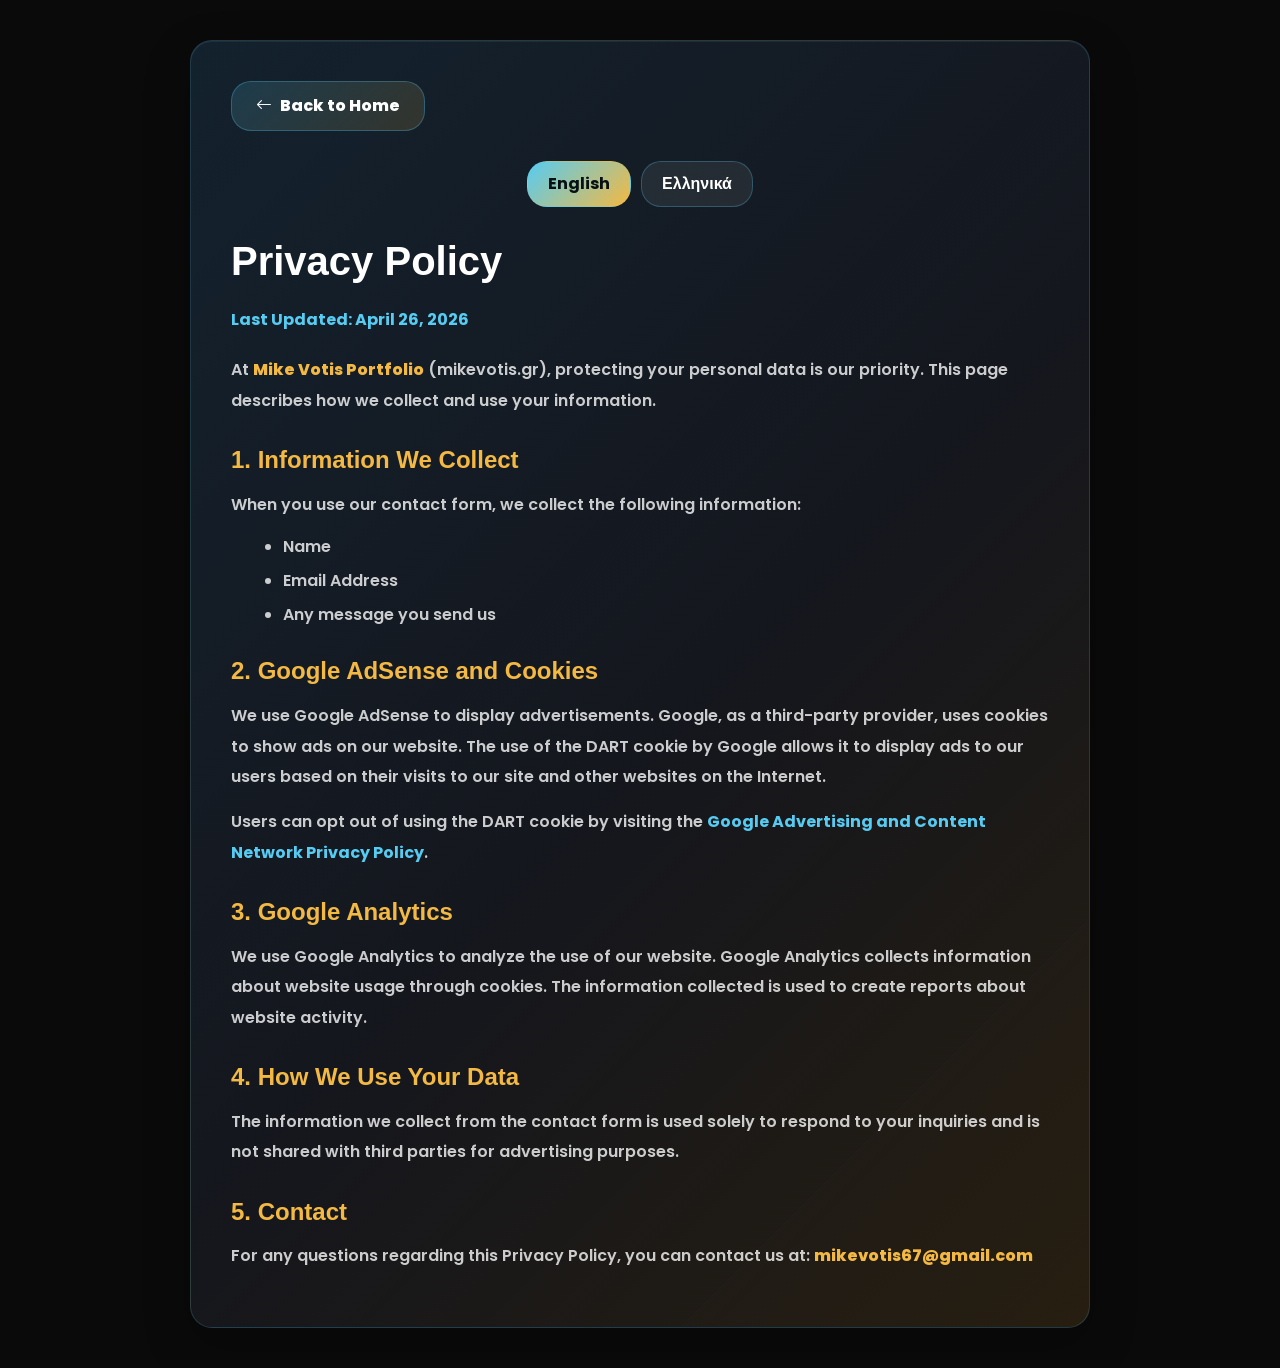
<file: privacy-policy.html>
<!DOCTYPE html>
<html lang="en">

<head>
  <meta charset="utf-8">
  <meta content="width=device-width, initial-scale=1.0" name="viewport">
  <title>Privacy Policy - MikeVotis-iPortfolio</title>
  <meta content="Privacy Policy for Mike Votis Portfolio" name="description">
  <meta content="" name="keywords">

  <!-- Favicons -->
  <link href="https://yt3.googleusercontent.com/pcLEsklGqMVzjUTTf-Sxmk4lj9FfudiAOTqlA7dYZjmjnIc-ecSGFSF37sD_Z9aXDMeWaXCjlQ=s160-c-k-c0x00ffffff-no-rj" rel="icon">
  <link href="assets/img/apple-touch-icon.png" rel="apple-touch-icon">

  <!-- Fonts -->
  <link href="https://fonts.googleapis.com" rel="preconnect">
  <link href="https://fonts.gstatic.com" rel="preconnect" crossorigin>
  <link href="https://fonts.googleapis.com/css2?family=Roboto:ital,wght@0,100;0,300;0,400;0,500;0,700;0,900;1,100;1,300;1,400;1,500;1,700;1,900&family=Poppins:ital,wght@0,100;0,200;0,300;0,400;0,500;0,600;0,700;0,800;0,900;1,100;1,200;1,300;1,400;1,500;1,600;1,700;1,800;1,900&display=swap" rel="stylesheet">

  <!-- Vendor CSS Files -->
  <link href="assets/vendor/bootstrap/css/bootstrap.min.css" rel="stylesheet">
  <link href="assets/vendor/bootstrap-icons/bootstrap-icons.css" rel="stylesheet">

  <!-- Main CSS File -->
  <link href="assets/css/main.css" rel="stylesheet">

  <style>
    :root {
      --accent-gold: #f4b942;
      --accent-blue: #56ccf2;
      --soft-black: #0a0a0a;
      --panel-black: #111111;
      --panel-border: rgba(255, 255, 255, 0.08);
      --text-soft: rgba(255, 255, 255, 0.78);
    }

    body {
      background: var(--soft-black) !important;
      color: #ffffff !important;
      font-family: "Poppins", sans-serif;
      font-weight: 600;
    }

    .privacy-container {
      max-width: 900px;
      margin: 40px auto;
      padding: 40px;
      background:
        linear-gradient(135deg, rgba(20, 35, 48, 0.96), rgba(22, 24, 31, 0.94) 54%, rgba(43, 33, 17, 0.88));
      border: 1px solid rgba(86, 204, 242, 0.18);
      border-radius: 22px;
      box-shadow: 0 18px 46px rgba(0, 0, 0, 0.26), inset 0 1px 0 rgba(255, 255, 255, 0.06);
    }

    h1 {
      color: #ffffff !important;
      margin-bottom: 20px;
      font-size: 2.5rem;
      font-weight: 800 !important;
    }

    h2 {
      color: var(--accent-gold) !important;
      margin-top: 30px;
      margin-bottom: 15px;
      font-size: 1.5rem;
      font-weight: 700 !important;
    }

    p {
      color: var(--text-soft) !important;
      line-height: 1.9;
      margin-bottom: 15px;
      font-weight: 600 !important;
    }

    ul {
      color: var(--text-soft) !important;
      margin-left: 20px;
      margin-bottom: 15px;
    }

    li {
      margin-bottom: 10px;
      font-weight: 600 !important;
      color: var(--text-soft) !important;
    }

    a {
      color: var(--accent-blue) !important;
      text-decoration: none;
      font-weight: 700 !important;
    }

    a:hover {
      text-decoration: underline;
    }

    strong {
      color: var(--accent-gold) !important;
      font-weight: 800 !important;
    }

    .language-toggle {
      display: flex;
      gap: 10px;
      margin-bottom: 30px;
      justify-content: center;
    }

    .lang-btn {
      padding: 10px 20px;
      border-radius: 20px;
      border: 1px solid rgba(86, 204, 242, 0.28);
      background: rgba(255, 255, 255, 0.07);
      color: #ffffff !important;
      cursor: pointer;
      font-weight: 700 !important;
      transition: all 0.3s ease;
    }

    .lang-btn.active {
      background: linear-gradient(135deg, var(--accent-blue), var(--accent-gold)) !important;
      color: #071015 !important;
      border-color: transparent;
    }

    .lang-btn:hover {
      transform: scale(1.05);
    }

    .content-section {
      display: none;
    }

    .content-section.active {
      display: block;
    }

    .back-button {
      display: inline-flex;
      align-items: center;
      gap: 8px;
      padding: 12px 24px;
      margin-bottom: 30px;
      background: linear-gradient(135deg, rgba(86, 204, 242, 0.16), rgba(244, 185, 66, 0.14));
      border: 1px solid rgba(86, 204, 242, 0.28);
      color: #ffffff !important;
      text-decoration: none;
      border-radius: 20px;
      font-weight: 800 !important;
      transition: transform 0.2s ease, filter 0.2s ease;
    }

    .back-button:hover {
      transform: translateY(-2px);
      border-color: rgba(244, 185, 66, 0.45);
      filter: none;
    }

    .update-date {
      color: var(--accent-blue) !important;
      font-weight: 700 !important;
      margin-bottom: 20px;
    }

    @media (max-width: 768px) {
      .privacy-container {
        padding: 20px;
        margin: 20px;
      }

      h1 {
        font-size: 1.8rem;
      }

      h2 {
        font-size: 1.2rem;
      }

      .language-toggle {
        flex-wrap: wrap;
      }

      .lang-btn {
        padding: 8px 16px;
        font-size: 0.9rem;
      }
    }
  </style>
</head>

<body>

  <div class="privacy-container">
    <a href="index.html" class="back-button">
      <i class="bi bi-arrow-left"></i> Back to Home
    </a>

    <div class="language-toggle">
      <button class="lang-btn active" onclick="switchLanguage('en')">English</button>
      <button class="lang-btn" onclick="switchLanguage('gr')">Ελληνικά</button>
    </div>

    <!-- English Version -->
    <div id="en-content" class="content-section active">
      <h1>Privacy Policy</h1>
      <p class="update-date">Last Updated: April 26, 2026</p>

      <p>At <strong>Mike Votis Portfolio</strong> (mikevotis.gr), protecting your personal data is our priority. This page describes how we collect and use your information.</p>

      <h2>1. Information We Collect</h2>
      <p>When you use our contact form, we collect the following information:</p>
      <ul>
        <li>Name</li>
        <li>Email Address</li>
        <li>Any message you send us</li>
      </ul>

      <h2>2. Google AdSense and Cookies</h2>
      <p>We use Google AdSense to display advertisements. Google, as a third-party provider, uses cookies to show ads on our website. The use of the DART cookie by Google allows it to display ads to our users based on their visits to our site and other websites on the Internet.</p>
      <p>Users can opt out of using the DART cookie by visiting the <a href="https://policies.google.com/technologies/ads" target="_blank">Google Advertising and Content Network Privacy Policy</a>.</p>

      <h2>3. Google Analytics</h2>
      <p>We use Google Analytics to analyze the use of our website. Google Analytics collects information about website usage through cookies. The information collected is used to create reports about website activity.</p>

      <h2>4. How We Use Your Data</h2>
      <p>The information we collect from the contact form is used solely to respond to your inquiries and is not shared with third parties for advertising purposes.</p>

      <h2>5. Contact</h2>
      <p>For any questions regarding this Privacy Policy, you can contact us at: <strong>mikevotis67@gmail.com</strong></p>
    </div>

    <!-- Greek Version -->
    <div id="gr-content" class="content-section">
      <h1>Πολιτική Απορρήτου</h1>
      <p class="update-date">Τελευταία ενημέρωση: 26 Απριλίου 2026</p>

      <p>Στο <strong>Mike Votis Portfolio</strong> (mikevotis.gr), η προστασία των προσωπικών σας δεδομένων είναι προτεραιότητά μας. Αυτή η σελίδα περιγράφει πώς συλλέγουμε και χρησιμοποιούμε τις πληροφορίες σας.</p>

      <h2>1. Πληροφορίες που συλλέγουμε</h2>
      <p>Όταν χρησιμοποιείτε τη φόρμα επικοινωνίας μας, συλλέγουμε τα εξής στοιχεία:</p>
      <ul>
        <li>Όνομα</li>
        <li>Διεύθυνση Email</li>
        <li>Οποιοδήποτε μήνυμα μας στείλετε</li>
      </ul>

      <h2>2. Google AdSense και Cookies</h2>
      <p>Χρησιμοποιούμε το Google AdSense για την προβολή διαφημίσεων. Η Google, ως τρίτος πάροχος, χρησιμοποιεί cookies για να προβάλλει διαφημίσεις στον ιστότοπό μας. Η χρήση του DART cookie από την Google της επιτρέπει να προβάλλει διαφημίσεις στους χρήστες μας με βάση τις επισκέψεις τους στο site μας και σε άλλους ιστότοπους στο Διαδίκτυο.</p>
      <p>Οι χρήστες μπορούν να εξαιρεθούν από τη χρήση του DART cookie επισκεπτόμενοι την <a href="https://policies.google.com/technologies/ads" target="_blank">πολιτική απορρήτου του δικτύου διαφημίσεων και περιεχομένου της Google</a>.</p>

      <h2>3. Google Analytics</h2>
      <p>Χρησιμοποιούμε το Google Analytics για να αναλύουμε τη χρήση του ιστότοπού μας. Το Google Analytics συλλέγει πληροφορίες σχετικά με τη χρήση του ιστότοπου μέσω cookies. Οι πληροφορίες που συλλέγονται χρησιμοποιούνται για τη δημιουργία αναφορών σχετικά με τη δραστηριότητα του ιστοτόπου.</p>

      <h2>4. Πώς χρησιμοποιούμε τα δεδομένα σας</h2>
      <p>Τα στοιχεία που συλλέγουμε από τη φόρμα επικοινωνίας χρησιμοποιούνται αποκλειστικά για να απαντήσουμε στα ερωτήματά σας και δεν μοιράζονται με τρίτους για διαφημιστικούς σκοπούς.</p>

      <h2>5. Επικοινωνία</h2>
      <p>Για οποιαδήποτε απορία σχετικά με την παρούσα Πολιτική Απορρήτου, μπορείτε να επικοινωνήσετε μαζί μας στο: <strong>mikevotis67@gmail.com</strong></p>
    </div>
  </div>

  <script>
    function switchLanguage(lang) {
      // Hide all content sections
      document.getElementById('en-content').classList.remove('active');
      document.getElementById('gr-content').classList.remove('active');

      // Remove active class from all buttons
      document.querySelectorAll('.lang-btn').forEach(btn => btn.classList.remove('active'));

      // Show selected language
      if (lang === 'en') {
        document.getElementById('en-content').classList.add('active');
        document.querySelectorAll('.lang-btn')[0].classList.add('active');
      } else if (lang === 'gr') {
        document.getElementById('gr-content').classList.add('active');
        document.querySelectorAll('.lang-btn')[1].classList.add('active');
      }
    }
  </script>

</body>

</html>
</file>
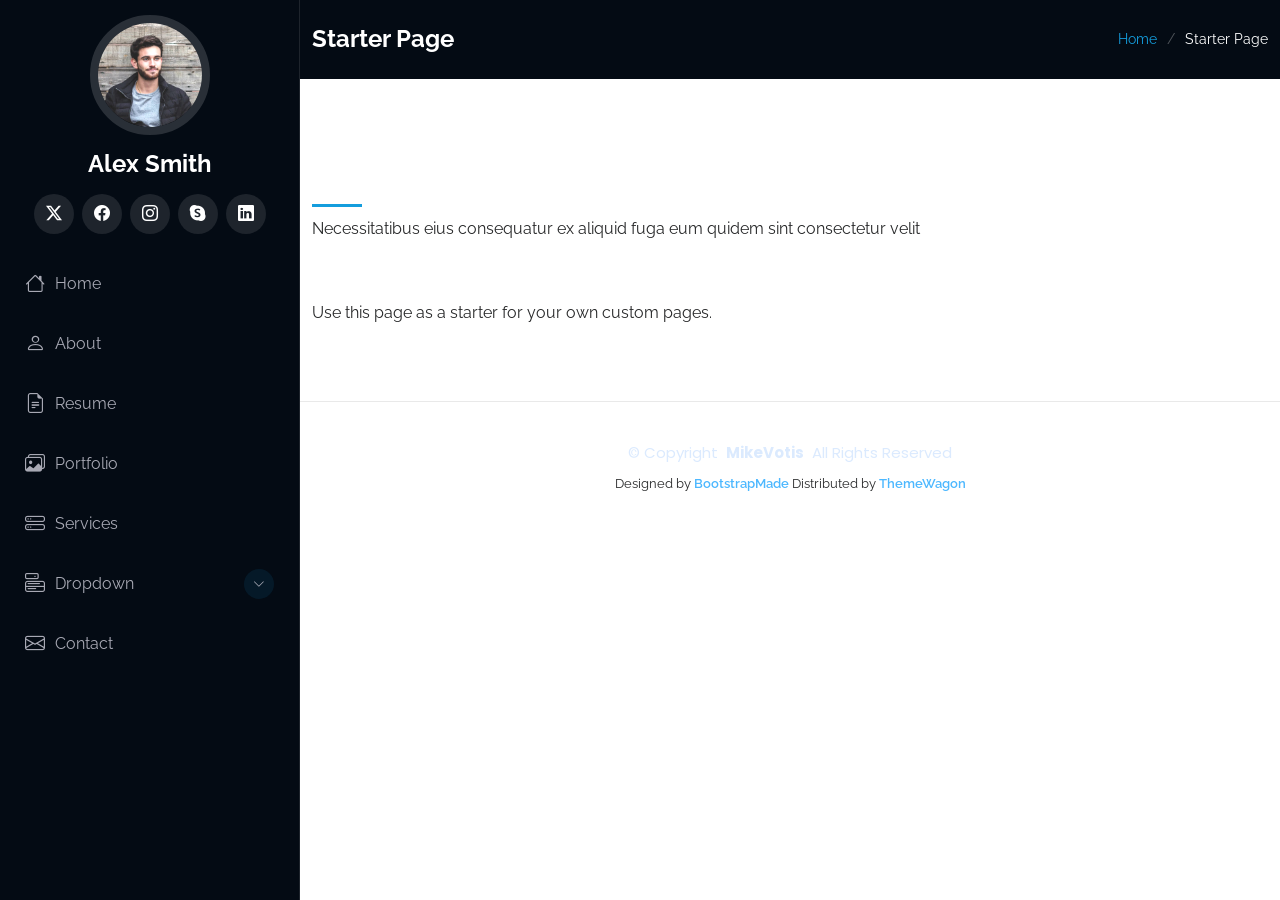
<file: starter-page.html>
<!DOCTYPE html>
<html lang="en">

<head>
  <meta charset="utf-8">
  <meta content="width=device-width, initial-scale=1.0" name="viewport">
  <title>Starter Page - iPortfolio Bootstrap Template</title>
  <meta content="" name="description">
  <meta content="" name="keywords">

  <!-- Favicons -->
  <link href="assets/img/favicon.png" rel="icon">
  <link href="assets/img/channels4_profile.jpg" rel="apple-touch-icon">

  <!-- Fonts -->
  <link href="https://fonts.googleapis.com" rel="preconnect">
  <link href="https://fonts.gstatic.com" rel="preconnect" crossorigin>
  <link href="https://fonts.googleapis.com/css2?family=Roboto:ital,wght@0,100;0,300;0,400;0,500;0,700;0,900;1,100;1,300;1,400;1,500;1,700;1,900&family=Poppins:ital,wght@0,100;0,200;0,300;0,400;0,500;0,600;0,700;0,800;0,900;1,100;1,200;1,300;1,400;1,500;1,600;1,700;1,800;1,900&family=Raleway:ital,wght@0,100;0,200;0,300;0,400;0,500;0,600;0,700;0,800;0,900;1,100;1,200;1,300;1,400;1,500;1,600;1,700;1,800;1,900&display=swap" rel="stylesheet">

  <!-- Vendor CSS Files -->
  <link href="assets/vendor/bootstrap/css/bootstrap.min.css" rel="stylesheet">
  <link href="assets/vendor/bootstrap-icons/bootstrap-icons.css" rel="stylesheet">
  <link href="assets/vendor/aos/aos.css" rel="stylesheet">
  <link href="assets/vendor/glightbox/css/glightbox.min.css" rel="stylesheet">
  <link href="assets/vendor/swiper/swiper-bundle.min.css" rel="stylesheet">

  <!-- Main CSS File -->
  <link href="assets/css/main.css" rel="stylesheet">

  <!-- =======================================================
  * Template Name: iPortfolio
  * Template URL: https://bootstrapmade.com/iportfolio-bootstrap-portfolio-websites-template/
  * Updated: Jun 29 2024 with Bootstrap v5.3.3
  * Author: BootstrapMade.com
  * License: https://bootstrapmade.com/license/
  ======================================================== -->
</head>

<body class="starter-page-page">

  <header id="header" class="header dark-background d-flex flex-column">
    <i class="header-toggle d-xl-none bi bi-list"></i>

    <div class="profile-img">
      <img src="assets/img/my-profile-img.jpg" alt="" class="img-fluid rounded-circle">
    </div>

    <a href="index.html" class="logo d-flex align-items-center justify-content-center">
      <!-- Uncomment the line below if you also wish to use an image logo -->
      <!-- <img src="assets/img/logo.png" alt=""> -->
      <h1 class="sitename">Alex Smith</h1>
    </a>

    <div class="social-links text-center">
      <a href="#" class="twitter"><i class="bi bi-twitter-x"></i></a>
      <a href="#" class="facebook"><i class="bi bi-facebook"></i></a>
      <a href="#" class="instagram"><i class="bi bi-instagram"></i></a>
      <a href="#" class="google-plus"><i class="bi bi-skype"></i></a>
      <a href="https://www.linkedin.com/in/michael-votis-182245432?utm_source=share_via&amp;utm_content=profile&amp;utm_medium=member_ios" target="_blank" class="linkedin"><i class="bi bi-linkedin"></i></a>
    </div>

    <nav id="navmenu" class="navmenu">
      <ul>
        <li><a href="#hero"><i class="bi bi-house navicon"></i>Home</a></li>
        <li><a href="#about"><i class="bi bi-person navicon"></i> About</a></li>
        <li><a href="#resume"><i class="bi bi-file-earmark-text navicon"></i> Resume</a></li>
        <li><a href="#portfolio"><i class="bi bi-images navicon"></i> Portfolio</a></li>
        <li><a href="#services"><i class="bi bi-hdd-stack navicon"></i> Services</a></li>
        <li class="dropdown"><a href="#"><i class="bi bi-menu-button navicon"></i> <span>Dropdown</span> <i class="bi bi-chevron-down toggle-dropdown"></i></a>
          <ul>
            <li><a href="#">Dropdown 1</a></li>
            <li class="dropdown"><a href="#"><span>Deep Dropdown</span> <i class="bi bi-chevron-down toggle-dropdown"></i></a>
              <ul>
                <li><a href="#">Deep Dropdown 1</a></li>
                <li><a href="#">Deep Dropdown 2</a></li>
                <li><a href="#">Deep Dropdown 3</a></li>
                <li><a href="#">Deep Dropdown 4</a></li>
                <li><a href="#">Deep Dropdown 5</a></li>
              </ul>
            </li>
            <li><a href="#">Dropdown 2</a></li>
            <li><a href="#">Dropdown 3</a></li>
            <li><a href="#">Dropdown 4</a></li>
          </ul>
        </li>
        <li><a href="#contact"><i class="bi bi-envelope navicon"></i> Contact</a></li>
      </ul>
    </nav>

  </header>

  <main class="main">

    <!-- Page Title -->
    <div class="page-title dark-background">
      <div class="container d-lg-flex justify-content-between align-items-center">
        <h1 class="mb-2 mb-lg-0">Starter Page</h1>
        <nav class="breadcrumbs">
          <ol>
            <li><a href="index.html">Home</a></li>
            <li class="current">Starter Page</li>
          </ol>
        </nav>
      </div>
    </div><!-- End Page Title -->

    <!-- Starter Section Section -->
    <section id="starter-section" class="starter-section section">

      <!-- Section Title -->
      <div class="container section-title" data-aos="fade-up">
        <h2>Starter Section</h2>
        <p>Necessitatibus eius consequatur ex aliquid fuga eum quidem sint consectetur velit</p>
      </div><!-- End Section Title -->

      <div class="container" data-aos="fade-up">
        <p>Use this page as a starter for your own custom pages.</p>
      </div>

    </section><!-- /Starter Section Section -->

  </main>

  <footer id="footer" class="footer position-relative light-background">

    <div class="container">
      <div class="copyright text-center ">
        <p>© <span>Copyright</span> <strong class="px-1 sitename">iPortfolio</strong> <span>All Rights Reserved</span></p>
      </div>
      <div class="credits">
        <!-- All the links in the footer should remain intact. -->
        <!-- You can delete the links only if you've purchased the pro version. -->
        <!-- Licensing information: https://bootstrapmade.com/license/ -->
        <!-- Purchase the pro version with working PHP/AJAX contact form: [buy-url] -->
        Designed by <a href="https://bootstrapmade.com/">BootstrapMade</a> Distributed by <a href="https://themewagon.com">ThemeWagon</a>
      </div>
    </div>

  </footer>

  <!-- Scroll Top -->
  <a href="#" id="scroll-top" class="scroll-top d-flex align-items-center justify-content-center"><i class="bi bi-arrow-up-short"></i></a>

  <!-- Preloader -->
  <div id="preloader"></div>

  <!-- Vendor JS Files -->
  <script src="assets/vendor/bootstrap/js/bootstrap.bundle.min.js"></script>
  <script src="assets/vendor/php-email-form/validate.js"></script>
  <script src="assets/vendor/aos/aos.js"></script>
  <script src="assets/vendor/typed.js/typed.umd.js"></script>
  <script src="assets/vendor/purecounter/purecounter_vanilla.js"></script>
  <script src="assets/vendor/waypoints/noframework.waypoints.js"></script>
  <script src="assets/vendor/glightbox/js/glightbox.min.js"></script>
  <script src="assets/vendor/imagesloaded/imagesloaded.pkgd.min.js"></script>
  <script src="assets/vendor/isotope-layout/isotope.pkgd.min.js"></script>
  <script src="assets/vendor/swiper/swiper-bundle.min.js"></script>

  <!-- Main JS File -->
  <script src="assets/js/main.js"></script>

</body>

</html>
</file>
<file: assets/css/main.css>
/**
* Template Name: iPortfolio
* Template URL: https://bootstrapmade.com/iportfolio-bootstrap-portfolio-websites-template/
* Updated: Jun 29 2024 with Bootstrap v5.3.3
* Author: BootstrapMade.com
* License: https://bootstrapmade.com/license/
*/

/*--------------------------------------------------------------
# Font & Color Variables
# Help: https://bootstrapmade.com/color-system/
--------------------------------------------------------------*/
/* Fonts */
:root {
  --default-font: "Raleway",  system-ui, -apple-system, "Segoe UI", "Helvetica Neue", Arial, sans-serif;
  --heading-font: "Raleway",  sans-serif;
  --nav-font: "Raleway",  sans-serif;
}

/* Global Colors - The following color variables are used throughout the website. Updating them here will change the color scheme of the entire website */
:root { 
  --background-color: #ffffff; /* Background color for the entire website, including individual sections */
  --default-color: #272829; /* Default color used for the majority of the text content across the entire website */
  --heading-color: #050d18; /* Color for headings, subheadings and title throughout the website */
  --accent-color: #149ddd; /* Accent color that represents your brand on the website. It's used for buttons, links, and other elements that need to stand out */
  --surface-color: #ffffff; /* The surface color is used as a background of boxed elements within sections, such as cards, icon boxes, or other elements that require a visual separation from the global background. */
  --contrast-color: #ffffff; /* Contrast color for text, ensuring readability against backgrounds of accent, heading, or default colors. */
}

/* Nav Menu Colors - The following color variables are used specifically for the navigation menu. They are separate from the global colors to allow for more customization options */
:root {
  --nav-color: #a8a9b4;  /* The default color of the main navmenu links */
  --nav-hover-color: #ffffff; /* Applied to main navmenu links when they are hovered over or active */
  --nav-mobile-background-color: #040b14; /* Used as the background color for mobile navigation menu */
  --nav-dropdown-background-color: #040b14; /* Used as the background color for dropdown items that appear when hovering over primary navigation items */
  --nav-dropdown-color: #a8a9b4; /* Used for navigation links of the dropdown items in the navigation menu. */
  --nav-dropdown-hover-color: #ffffff; /* Similar to --nav-hover-color, this color is applied to dropdown navigation links when they are hovered over. */
}

/* Color Presets - These classes override global colors when applied to any section or element, providing reuse of the sam color scheme. */

.light-background {
  --background-color: #f4fafd;
  --surface-color: #ffffff;
}

.dark-background {
  --background-color: #040b14;
  --default-color: #ffffff;
  --heading-color: #ffffff;
  --surface-color: #151f2b;
  --contrast-color: #ffffff;
}

/* Smooth scroll */
:root {
  scroll-behavior: smooth;
}

/*--------------------------------------------------------------
# General Styling & Shared Classes
--------------------------------------------------------------*/
body {
  color: var(--default-color);
  background-color: var(--background-color);
  font-family: var(--default-font);
}

a {
  color: var(--accent-color);
  text-decoration: none;
  transition: 0.3s;
}

a:hover {
  color: color-mix(in srgb, var(--accent-color), transparent 25%);
  text-decoration: none;
}

h1,
h2,
h3,
h4,
h5,
h6 {
  color: var(--heading-color);
  font-family: var(--heading-font);
}

/* PHP Email Form Messages
------------------------------*/
.php-email-form .error-message,
.contact-form .error-message {
  display: none;
  background: #df1529;
  color: #ffffff;
  text-align: left;
  padding: 15px;
  margin-bottom: 24px;
  font-weight: 600;
}


.php-email-form .sent-message,
.contact-form .sent-message {
  display: none;
  color: #ffffff;
  background: #059652;
  text-align: center;
  padding: 15px;
  margin-bottom: 24px;
  font-weight: 600;
}

.php-email-form .loading,
.contact-form .loading {
  display: none;
  background: var(--surface-color);
  text-align: center;
  padding: 15px;
  margin-bottom: 24px;
}

.php-email-form .loading:before,
.contact-form .loading:before {
  content: "";
  display: inline-block;
  border-radius: 50%;
  width: 24px;
  height: 24px;
  margin: 0 10px -6px 0;
  border: 3px solid var(--accent-color);
  border-top-color: var(--surface-color);
  animation: php-email-form-loading 1s linear infinite;
}

@keyframes php-email-form-loading {
  0% {
    transform: rotate(0deg);
  }

  100% {
    transform: rotate(360deg);
  }
}

/*--------------------------------------------------------------
# Global Header
--------------------------------------------------------------*/
.site-lang-toggle {
  position: fixed;
  top: 12px;
  right: 12px;
  z-index: 99999;
  min-width: 46px;
}

#site-lang-toggle {
  background: rgba(10, 10, 10, 0.58);
  border: 1px solid rgba(255, 255, 255, 0.35);
  color: #ffffff;
  padding: 8px 12px;
  border-radius: 999px;
  font-size: 0.78rem;
  font-weight: 800;
  line-height: 1;
  box-shadow: 0 10px 24px rgba(0, 0, 0, 0.22);
  backdrop-filter: blur(10px);
  -webkit-backdrop-filter: blur(10px);
  transition: background-color 0.2s ease, border-color 0.2s ease, color 0.2s ease, transform 0.2s ease;
}

#site-lang-toggle:hover {
  background: #ffffff;
  border-color: #ffffff;
  color: #111111;
  transform: translateY(-1px);
}
.header {
  color: var(--default-color);
  background-color: var(--background-color);
  position: fixed;
  top: 0;
  left: 0;
  bottom: 0;
  padding: 0 15px;
  width: 300px;
  transition: all ease-in-out 0.3s;
  overflow-y: auto;
  z-index: 997;
  border-right: 1px solid color-mix(in srgb, var(--default-color), transparent 90%);
}

.header .profile-img img {
  margin: 15px auto;
  display: block;
  width: 120px;
  height: 120px;
  object-fit: cover;
  object-position: 50% 32%;
  border-radius: 50%;
  overflow: hidden;
  border: 8px solid color-mix(in srgb, var(--default-color), transparent 85%);
}

.header .logo {
  line-height: 1;
  margin-bottom: 15px;
}

.header .logo img {
  max-height: 32px;
  margin-right: 8px;
}

.header .logo h1 {
  font-size: 24px;
  margin: 0;
  font-weight: 700;
  color: var(--heading-color);
}

.header .social-links {
  margin: 0 0 20px 0;
}

.header .social-links a {
  font-size: 16px;
  display: inline-flex;
  align-items: center;
  justify-content: center;
  background: color-mix(in srgb, var(--default-color), transparent 90%);
  color: var(--default-color);
  margin: 0 2px;
  border-radius: 50%;
  text-align: center;
  width: 40px;
  height: 40px;
  transition: 0.3s;
}

.header .social-links a:hover {
  color: var(--contrast-color);
  background: var(--accent-color);
}

@media (min-width: 1200px) {

  .header~main,
  .header~#footer {
    margin-left: 300px;
  }
}

@media (max-width: 1199px) {
  .header {
    left: -100%;
  }
}

.header.header-show {
  left: 0;
}

.header .header-toggle {
  color: var(--contrast-color);
  background-color: var(--accent-color);
  font-size: 22px;
  display: flex;
  align-items: center;
  justify-content: center;
  width: 40px;
  height: 40px;
  border-radius: 50%;
  cursor: pointer;
  position: fixed;
  /* default: flush to the far left edge */
  top: 15px;
  left: 0;
  right: auto;
  /* smooth move between sides */
  transition: left 0.25s ease, right 0.25s ease, transform 0.25s ease, background-color 0.3s;
  z-index: 9999;

/* helper classes to explicitly place the toggle on either side */
.header .header-toggle.to-right {
  left: auto;
  right: 15px;
}

.header .header-toggle.to-left {
  left: 15px;
  right: auto;
}
  transition: background-color 0.3s;
}

.header .header-toggle:hover {
  color: var(--contrast-color);
  background-color: color-mix(in srgb, var(--accent-color) 90%, white 15%);
}

/*--------------------------------------------------------------
# Navigation Menu
--------------------------------------------------------------*/
.mobile-nav-toggle {
  display: none;
}

.navmenu {
  padding: 0;
  z-index: 9997;
}

.navmenu ul {
  list-style: none;
  padding: 0 0 20px 0;
  margin: 0;
}

.navmenu a,
.navmenu a:focus {
  color: var(--nav-color);
  padding: 15px 10px;
  font-family: var(--nav-font);
  font-size: 16px;
  font-weight: 400;
  display: flex;
  align-items: center;
  white-space: nowrap;
  transition: 0.3s;
  width: 100%;
}

.navmenu a .navicon,
.navmenu a:focus .navicon {
  font-size: 20px;
  margin-right: 10px;
}

.navmenu a .toggle-dropdown,
.navmenu a:focus .toggle-dropdown {
  font-size: 12px;
  line-height: 0;
  margin-left: auto;
  width: 30px;
  height: 30px;
  display: flex;
  align-items: center;
  justify-content: center;
  border-radius: 50%;
  transition: 0.3s;
  flex-shrink: 0;
  background-color: color-mix(in srgb, var(--accent-color), transparent 90%);
}

.navmenu a .toggle-dropdown:hover,
.navmenu a:focus .toggle-dropdown:hover {
  background-color: var(--accent-color);
  color: var(--contrast-color);
}

.navmenu a:hover,
.navmenu .active,
.navmenu .active:focus {
  color: var(--nav-hover-color);
}

.navmenu a:hover .navicon,
.navmenu .active .navicon,
.navmenu .active:focus .navicon {
  color: var(--accent-color);
}

.navmenu .active .toggle-dropdown,
.navmenu .active:focus .toggle-dropdown {
  background-color: var(--accent-color);
  color: var(--contrast-color);
  transform: rotate(180deg);
}

.navmenu .dropdown {
  display: block;
}

.navmenu .dropdown a,
.navmenu .dropdown a:focus {
  color: --nav-dropdown-color;
}

.navmenu .dropdown a:hover,
.navmenu .dropdown .active,
.navmenu .dropdown .active:focus {
  color: var(--nav-dropdown-hover-color);
}

.navmenu .dropdown ul {
  position: static;
  display: none;
  z-index: 99;
  padding: 5px 10px;
  margin: 5px 10px;
  background-color: var(--nav-dropdown-background-color);
  border: 1px solid color-mix(in srgb, var(--default-color), transparent 90%);
  box-shadow: none;
  transition: all 0.5s ease-in-out;
}

.navmenu .dropdown ul ul {
  background-color: rgba(33, 37, 41, 0.1);
}

.navmenu .dropdown>.dropdown-active {
  display: block;
  background-color: rgba(33, 37, 41, 0.03);
}

/*--------------------------------------------------------------
# Global Footer
--------------------------------------------------------------*/
.footer {
  color: var(--default-color);
  background-color: var(--background-color);
  font-size: 14px;
  padding: 40px 0;
  position: relative;
  border-top: 1px solid color-mix(in srgb, var(--default-color), transparent 90%);
}

.footer .copyright p {
  margin-bottom: 0;
}

.footer .credits {
  margin-top: 4px;
  font-size: 13px;
  text-align: center;
}

/*--------------------------------------------------------------
# Preloader
--------------------------------------------------------------*/
#preloader {
  position: fixed;
  inset: 0;
  z-index: 999999;
  overflow: hidden;
  background: var(--background-color);
  transition: all 0.6s ease-out;
}

#preloader:before {
  content: "";
  position: fixed;
  top: calc(50% - 30px);
  left: calc(50% - 30px);
  border: 6px solid #ffffff;
  border-color: var(--accent-color) transparent var(--accent-color) transparent;
  border-radius: 50%;
  width: 60px;
  height: 60px;
  animation: animate-preloader 1.5s linear infinite;
}

@keyframes animate-preloader {
  0% {
    transform: rotate(0deg);
  }

  100% {
    transform: rotate(360deg);
  }
}

/*--------------------------------------------------------------
# Scroll Top Button
--------------------------------------------------------------*/
.scroll-top {
  position: fixed;
  visibility: hidden;
  opacity: 0;
  right: 15px;
  bottom: -15px;
  z-index: 99999;
  background-color: var(--accent-color);
  width: 44px;
  height: 44px;
  border-radius: 50px;
  transition: all 0.4s;
}

.scroll-top i {
  font-size: 24px;
  color: var(--contrast-color);
  line-height: 0;
}

.scroll-top:hover {
  background-color: color-mix(in srgb, var(--accent-color), transparent 20%);
  color: var(--contrast-color);
}

.scroll-top.active {
  visibility: visible;
  opacity: 1;
  bottom: 15px;
}

/*--------------------------------------------------------------
# Disable aos animation delay on mobile devices
--------------------------------------------------------------*/
@media screen and (max-width: 768px) {
  [data-aos-delay] {
    transition-delay: 0 !important;
  }
}

/*--------------------------------------------------------------
# Global Page Titles & Breadcrumbs
--------------------------------------------------------------*/
.page-title {
  color: var(--default-color);
  background-color: var(--background-color);
  padding: 25px 0;
  position: relative;
}

.page-title h1 {
  font-size: 24px;
  font-weight: 700;
}

.page-title .breadcrumbs ol {
  display: flex;
  flex-wrap: wrap;
  list-style: none;
  padding: 0;
  margin: 0;
  font-size: 14px;
  font-weight: 400;
}

.page-title .breadcrumbs ol li+li {
  padding-left: 10px;
}

.page-title .breadcrumbs ol li+li::before {
  content: "/";
  display: inline-block;
  padding-right: 10px;
  color: color-mix(in srgb, var(--default-color), transparent 70%);
}

/*--------------------------------------------------------------
# Global Sections
--------------------------------------------------------------*/
section,
.section {
  color: var(--default-color);
  background-color: var(--background-color);
  padding: 60px 0;
  overflow: clip;
}

/*--------------------------------------------------------------
# Global Section Titles
--------------------------------------------------------------*/
.section-title {
  padding-bottom: 60px;
  position: relative;
}

.section-title h2 {
  font-size: 32px;
  font-weight: 700;
  margin-bottom: 20px;
  padding-bottom: 20px;
  position: relative;
}

.section-title h2:after {
  content: "";
  position: absolute;
  display: block;
  width: 50px;
  height: 3px;
  background: var(--accent-color);
  left: 0;
  bottom: 0;
}

.section-title p {
  margin-bottom: 0;
}

/*--------------------------------------------------------------
# Hero Section
--------------------------------------------------------------*/
.hero {
  width: 100%;
  min-height: 100vh;
  position: relative;
  padding: 80px 0;
  display: flex;
  align-items: center;
  justify-content: center;
}

.hero img {
  position: absolute;
  inset: 0;
  display: block;
  width: 100%;
  height: 100%;
  object-fit: cover;
  z-index: 1;
}

.hero:before {
  content: "";
  background: color-mix(in srgb, var(--background-color), transparent 70%);
  position: absolute;
  inset: 0;
  z-index: 2;
}

.hero .container {
  position: relative;
  z-index: 3;
}

.hero h2 {
  margin: 0;
  font-size: 64px;
  font-weight: 700;
}

.hero p {
  margin: 5px 0 0 0;
  font-size: 26px;
}

.hero p span {
  letter-spacing: 1px;
  border-bottom: 2px solid var(--accent-color);
}

.hero .social-links {
  margin-top: 25px;
}

.hero .social-links a {
  font-size: 24px;
  display: inline-block;
  color: color-mix(in srgb, var(--default-color), transparent 50%);
  line-height: 1;
  margin-right: 20px;
  transition: 0.3s;
}

.hero .social-links a:hover {
  color: var(--accent-color);
}

@media (max-width: 768px) {
  .hero h2 {
    font-size: 32px;
  }

  .hero p {
    font-size: 20px;
  }
}

/*--------------------------------------------------------------
# About Section
--------------------------------------------------------------*/
.about .content h2 {
  font-weight: 700;
  font-size: 24px;
}

.about .content ul {
  list-style: none;
  padding: 0;
}

.about .content ul li {
  margin-bottom: 20px;
  display: flex;
  align-items: center;
}

.about .content ul strong {
  margin-right: 10px;
}

.about .content ul i {
  font-size: 16px;
  margin-right: 5px;
  color: var(--accent-color);
  line-height: 0;
}

/*--------------------------------------------------------------
# Stats Section
--------------------------------------------------------------*/
.stats .stats-item {
  padding: 30px;
  width: 100%;
}

.stats .stats-item i {
  color: var(--accent-color);
  display: block;
  font-size: 44px;
  float: left;
  line-height: 0;
}

.stats .stats-item .purecounter {
  color: var(--heading-color);
  font-size: 48px;
  line-height: 40px;
  display: block;
  font-weight: 700;
  margin-left: 60px;
}

.stats .stats-item p {
  color: color-mix(in srgb, var(--default-color), transparent 40%);
  padding: 15px 0 0 0;
  margin: 0 0 0 60px;
  font-family: var(--heading-font);
  font-size: 14px;
}

/*--------------------------------------------------------------
# Skills Section
--------------------------------------------------------------*/
.skills {
  font-family: var(--heading-font);
}
.skills .progress {
  height: 60px;
  display: block;
  background: none;
  border-radius: 0;
}

.skills .progress .skill {
  color: var(--heading-color);
  padding: 0;
  margin: 0 0 6px 0;
  text-transform: uppercase;
  display: block;
  font-weight: 600;
  font-family: var(--heading-font);
}

.skills .progress .skill .val {
  float: right;
  font-style: normal;
}

.skills .progress-bar-wrap {
  background: color-mix(in srgb, var(--default-color), transparent 90%);
  height: 10px;
}

.skills .progress-bar {
  width: 1px;
  height: 10px;
  transition: 0.9s;
  background-color: var(--accent-color);
}

/*--------------------------------------------------------------
# Resume Section
--------------------------------------------------------------*/
.resume .resume-title {
  color: var(--heading-color);
  font-size: 26px;
  font-weight: 700;
  margin-top: 20px;
  margin-bottom: 20px;
}

.resume .resume-item {
  padding: 0 0 20px 20px;
  margin-top: -2px;
  border-left: 2px solid var(--accent-color);
  position: relative;
}

.resume .resume-item h4 {
  line-height: 18px;
  font-size: 18px;
  font-weight: 600;
  text-transform: uppercase;
  color: color-mix(in srgb, var(--default-color), transparent 20%);
  margin-bottom: 10px;
}

.resume .resume-item h5 {
  font-size: 16px;
  padding: 5px 15px;
  display: inline-block;
  font-weight: 600;
  margin-bottom: 10px;
}

.resume .resume-item ul {
  padding-left: 20px;
}
#projects2{
  padding-left: 20px;
  font-family: Raleway;
  
}
.resume .resume-item ul li {
  padding-bottom: 10px;
}

.resume .resume-item:last-child {
  padding-bottom: 0;
}

.resume .resume-item::before {
  content: "";
  position: absolute;
  width: 16px;
  height: 16px;
  border-radius: 50px;
  left: -9px;
  top: 0;
  background: var(--background-color);
  border: 2px solid var(--accent-color);
}

/*--------------------------------------------------------------
# Portfolio Section
--------------------------------------------------------------*/
/* Force Raleway (heading font) across all visible text in Portfolio */
.portfolio,
.portfolio h1,
.portfolio h2,
.portfolio h3,
.portfolio h4,
.portfolio h5,
.portfolio h6,
.portfolio p,
.portfolio li,
.portfolio a,
.portfolio .portfolio-info,
.portfolio .portfolio-filters li {
  font-family: var(--heading-font) !important;
}

.portfolio .portfolio-filters {
  padding: 0;
  margin: 0 auto 20px auto;
  list-style: none;
  text-align: center;
}

.portfolio .portfolio-filters li {
  cursor: pointer;
  display: inline-block;
  padding: 0;
  font-size: 14px;
  font-weight: 400;
  margin: 0 10px;
  line-height: 1;
  text-transform: uppercase;
  margin-bottom: 10px;
  transition: all 0.3s ease-in-out;
}

.portfolio .portfolio-filters li:hover,
.portfolio .portfolio-filters li.filter-active {
  color: var(--accent-color);
}

.portfolio .portfolio-filters li:first-child {
  margin-left: 0;
}

.portfolio .portfolio-filters li:last-child {
  margin-right: 0;
}

@media (max-width: 575px) {
  .portfolio .portfolio-filters li {
    font-size: 14px;
    margin: 0 5px;
  }
}

.portfolio .portfolio-content {
  position: relative;
  overflow: hidden;
}

.portfolio .portfolio-content img {
  transition: 0.3s;
}

.portfolio .portfolio-content .portfolio-info {
  opacity: 0;
  position: absolute;
  inset: 0;
  z-index: 3;
  transition: all ease-in-out 0.3s;
  background: rgba(0, 0, 0, 0.6);
  padding: 15px;
}

.portfolio .portfolio-content .portfolio-info h4 {
  font-size: 14px;
  padding: 5px 10px;
  font-weight: 400;
  color: #ffffff;
  display: inline-block;
  background-color: var(--accent-color);
}

.portfolio .portfolio-content .portfolio-info p {
  position: absolute;
  bottom: 10px;
  text-align: center;
  display: inline-block;
  left: 0;
  right: 0;
  font-size: 16px;
  font-weight: 600;
  color: rgba(255, 255, 255, 0.8);
}

.portfolio .portfolio-content .portfolio-info .preview-link,
.portfolio .portfolio-content .portfolio-info .details-link {
  position: absolute;
  left: calc(50% - 40px);
  font-size: 26px;
  top: calc(50% - 14px);
  color: #fff;
  transition: 0.3s;
  line-height: 1.2;
}

.portfolio .portfolio-content .portfolio-info .preview-link:hover,
.portfolio .portfolio-content .portfolio-info .details-link:hover {
  color: var(--accent-color);
}

.portfolio .portfolio-content .portfolio-info .details-link {
  left: 50%;
  font-size: 34px;
  line-height: 0;
}

.portfolio .portfolio-content:hover .portfolio-info {
  opacity: 1;
}

.portfolio .portfolio-content:hover img {
  transform: scale(1.1);
}

/*--------------------------------------------------------------
# Services Section
--------------------------------------------------------------*/
.services .service-item {
  position: relative;
}

.services .service-item .icon {
  background: var(--accent-color);
  display: flex;
  align-items: center;
  justify-content: center;
  width: 54px;
  height: 54px;
  border-radius: 50%;
  transition: 0.5s;
  border: 1px solid var(--accent-color);
  margin-right: 20px;
}

.services .service-item .icon i {
  color: var(--contrast-color);
  font-size: 24px;
  line-height: 0;
}

.services .service-item:hover .icon {
  background: var(--surface-color);
}

.services .service-item:hover .icon i {
  color: var(--accent-color);
}

.services .service-item .title {
  font-weight: 700;
  margin-bottom: 15px;
  font-size: 18px;
}

.services .service-item .title a {
  color: var(--heading-color);
}

.services .service-item .title a:hover {
  color: var(--accent-color);
}

.services .service-item .description {
  line-height: 24px;
  font-size: 14px;
}

/*--------------------------------------------------------------
# Testimonials Section
--------------------------------------------------------------*/
.testimonials .testimonials-carousel,
.testimonials .testimonials-slider {
  overflow: hidden;
}

.testimonials .testimonial-item {
  box-sizing: content-box;
  text-align: center;
  min-height: 320px;
}

.testimonials .testimonial-item .testimonial-img {
  width: 90px;
  border-radius: 50%;
  margin: 0 auto;
}

.testimonials .testimonial-item h3 {
  font-size: 18px;
  font-weight: bold;
  margin: 10px 0 5px 0;
}

.testimonials .testimonial-item h4 {
  font-size: 14px;
  color: color-mix(in srgb, var(--default-color), transparent 20%);
  margin: 0;
}

.testimonials .testimonial-item .quote-icon-left,
.testimonials .testimonial-item .quote-icon-right {
  color: color-mix(in srgb, var(--accent-color), transparent 40%);
  font-size: 26px;
  line-height: 0;
}

.testimonials .testimonial-item .quote-icon-left {
  display: inline-block;
  left: -5px;
  position: relative;
}

.testimonials .testimonial-item .quote-icon-right {
  display: inline-block;
  right: -5px;
  position: relative;
  top: 10px;
  transform: scale(-1, -1);
}

.testimonials .testimonial-item p {
  font-style: italic;
  margin: 0 15px 15px 15px;
  padding: 20px;
  background-color: var(--surface-color);
  position: relative;
  margin-bottom: 35px;
  border-radius: 6px;
  box-shadow: 0px 2px 15px rgba(0, 0, 0, 0.1);
}

.testimonials .testimonial-item p::after {
  content: "";
  width: 0;
  height: 0;
  border-top: 20px solid var(--surface-color);
  border-right: 20px solid transparent;
  border-left: 20px solid transparent;
  position: absolute;
  bottom: -20px;
  left: calc(50% - 20px);
}

.testimonials .swiper-wrapper {
  height: auto;
}

.testimonials .swiper-pagination {
  margin-top: 40px;
  position: relative;
}

.testimonials .swiper-pagination .swiper-pagination-bullet {
  width: 12px;
  height: 12px;
  background-color: var(--background-color);
  opacity: 1;
  border: 1px solid var(--accent-color);
}

.testimonials .swiper-pagination .swiper-pagination-bullet-active {
  background-color: var(--accent-color);
}

/*--------------------------------------------------------------
# Contact Section
--------------------------------------------------------------*/
.contact {
  --surface-color: #101114;
  --default-color: #d2d5db;
  --heading-color: #ffffff;
  --accent-color: #ffffff;
  --contrast-color: #050505;
  background:
    radial-gradient(circle at top left, rgba(255, 255, 255, 0.08), transparent 28%),
    radial-gradient(circle at bottom right, rgba(255, 255, 255, 0.05), transparent 22%),
    linear-gradient(180deg, #040404 0%, #0a0a0d 100%);
  color: var(--default-color);
}

.contact .section-title h2,
.contact .section-title p,
.contact .info-item h3,
.contact .info-item p,
.contact label {
  color: inherit;
}

.contact .section-title h2 {
  color: #ffffff;
  letter-spacing: -0.03em;
}

.contact .section-title p {
  max-width: 620px;
  color: rgba(255, 255, 255, 0.68);
}

.contact .info-wrap {
  background: rgba(255, 255, 255, 0.04);
  border: 1px solid rgba(255, 255, 255, 0.08);
  border-radius: 28px;
  box-shadow: 0 24px 70px rgba(0, 0, 0, 0.38);
  padding: 32px;
  backdrop-filter: blur(10px);
}

@media (max-width: 575px) {
  .contact .info-wrap {
    padding: 20px;
  }
}

.contact .info-item {
  margin-bottom: 28px;
  gap: 18px;
  align-items: flex-start;
}

.contact .info-item i {
  font-size: 20px;
  color: #ffffff;
  background: rgba(255, 255, 255, 0.06);
  border: 1px solid rgba(255, 255, 255, 0.1);
  width: 48px;
  height: 48px;
  display: flex;
  justify-content: center;
  align-items: center;
  border-radius: 16px;
  transition: all 0.3s ease-in-out;
  margin-right: 0;
  flex: 0 0 48px;
}

.contact .info-item h3 {
  padding: 0;
  font-size: 15px;
  font-weight: 600;
  letter-spacing: 0.04em;
  text-transform: uppercase;
  margin-bottom: 6px;
}

.contact .info-item p {
  padding: 0;
  margin-bottom: 0;
  font-size: 15px;
  line-height: 1.7;
  color: rgba(255, 255, 255, 0.82);
}

.contact .info-item:hover i {
  background: rgba(255, 255, 255, 0.14);
  transform: translateY(-2px);
}

.contact .php-email-form,
.contact .contact-form {
  background: rgba(255, 255, 255, 0.04);
  border: 1px solid rgba(255, 255, 255, 0.08);
  border-radius: 28px;
  height: 100%;
  padding: 32px;
  box-shadow: 0 24px 70px rgba(0, 0, 0, 0.38);
  backdrop-filter: blur(10px);
}

@media (max-width: 575px) {
  .contact .php-email-form,
  .contact .contact-form {
    padding: 20px;
  }
}

.contact .php-email-form input[type=text],
.contact .php-email-form input[type=email],
.contact .php-email-form textarea,
.contact .contact-form input[type=text],
.contact .contact-form input[type=email],
.contact .contact-form textarea {
  font-size: 15px;
  padding: 14px 18px;
  box-shadow: none;
  border-radius: 16px;
  color: #ffffff;
  background: rgba(255, 255, 255, 0.03);
  border: 1px solid rgba(255, 255, 255, 0.12);
  transition: border-color 0.2s ease, background-color 0.2s ease, transform 0.2s ease;
}

.contact .php-email-form input[type=text]:focus,
.contact .php-email-form input[type=email]:focus,
.contact .php-email-form textarea:focus,
.contact .contact-form input[type=text]:focus,
.contact .contact-form input[type=email]:focus,
.contact .contact-form textarea:focus {
  border-color: rgba(255, 255, 255, 0.4);
  background: rgba(255, 255, 255, 0.06);
  transform: translateY(-1px);
}

.contact .php-email-form input[type=text]::placeholder,
.contact .php-email-form input[type=email]::placeholder,
.contact .php-email-form textarea::placeholder,
.contact .contact-form input[type=text]::placeholder,
.contact .contact-form input[type=email]::placeholder,
.contact .contact-form textarea::placeholder {
  color: rgba(255, 255, 255, 0.34);
}

.contact .contact-form .form-control,
.contact .contact-form .form-control:focus {
  color: #ffffff;
}

.contact .contact-form textarea {
  min-height: 220px;
  resize: vertical;
}

.contact .php-email-form button[type=submit],
.contact .contact-form button[type=submit] {
  color: #050505;
  background: #ffffff;
  border: 0;
  padding: 12px 28px;
  transition: 0.4s;
  border-radius: 50px;
  font-weight: 700;
  letter-spacing: 0.02em;
}

.contact .php-email-form button[type=submit]:hover,
.contact .contact-form button[type=submit]:hover {
  background: #ffffff;
}

/* Ensure contact form submit button is rounded and blue (user request: μπλε background, στρογγυλεμένο) */
.contact .php-email-form button[type=submit],
.contact .contact-form button[type=submit] {
  background: #ffffff !important;
  color: #050505 !important;
  border-radius: 999px !important;
  padding: 12px 28px;
  border: 0;
  transition: transform 0.18s ease, filter 0.18s ease, box-shadow 0.18s ease;
}

/* Hover / Active effects: darken on hover and add subtle lift, press removes lift */
.contact .php-email-form button[type=submit]:hover,
.contact .contact-form button[type=submit]:hover {
  filter: brightness(0.96);
  transform: translateY(-2px);
  box-shadow: 0 14px 30px rgba(255, 255, 255, 0.12);
}

.contact .php-email-form button[type=submit]:active,
.contact .contact-form button[type=submit]:active {
  transform: translateY(0);
  filter: brightness(0.9);
  box-shadow: none;
}

.contact .error-message,
.contact .sent-message,
.contact .loading {
  border-radius: 16px;
}

.contact .contact-map {
  margin-top: 8px;
  border-radius: 24px;
  overflow: hidden;
  filter: grayscale(1) contrast(1.08) brightness(0.84);
  border: 1px solid rgba(255, 255, 255, 0.08);
}

/*--------------------------------------------------------------
# Portfolio Details Section
--------------------------------------------------------------*/
.portfolio-details .portfolio-details-slider img {
  width: 100%;
}

.portfolio-details .portfolio-details-slider .swiper-pagination {
  margin-top: 20px;
  position: relative;
}

.portfolio-details .portfolio-details-slider .swiper-pagination .swiper-pagination-bullet {
  width: 12px;
  height: 12px;
  background-color: color-mix(in srgb, var(--default-color), transparent 85%);
  opacity: 1;
}

.portfolio-details .portfolio-details-slider .swiper-pagination .swiper-pagination-bullet-active {
  background-color: var(--accent-color);
}

.portfolio-details .portfolio-info {
  padding: 30px;
  box-shadow: 0px 0 30px rgba(0, 0, 0, 0.1);
}

.portfolio-details .portfolio-info h3 {
  font-size: 22px;
  font-weight: 700;
  margin-bottom: 20px;
  padding-bottom: 20px;
  border-bottom: 1px solid color-mix(in srgb, var(--default-color), transparent 85%);
}

.portfolio-details .portfolio-info ul {
  list-style: none;
  padding: 0;
  font-size: 15px;
}

.portfolio-details .portfolio-info ul li+li {
  margin-top: 10px;
}

.portfolio-details .portfolio-description {
  padding-top: 30px;
}

.portfolio-details .portfolio-description h2 {
  font-size: 26px;
  font-weight: 700;
  margin-bottom: 20px;
}

.portfolio-details .portfolio-description p {
  padding: 0;
  color: color-mix(in srgb, var(--default-color), transparent 30%);
}

/*--------------------------------------------------------------
# Service Details Section
--------------------------------------------------------------*/
.service-details .services-list {
  padding: 10px 30px;
  border: 1px solid color-mix(in srgb, var(--default-color), transparent 90%);
  margin-bottom: 20px;
}

.service-details .services-list a {
  display: block;
  line-height: 1;
  padding: 8px 0 8px 15px;
  border-left: 3px solid color-mix(in srgb, var(--default-color), transparent 70%);
  margin: 20px 0;
  color: color-mix(in srgb, var(--default-color), transparent 20%);
  transition: 0.3s;
}

.service-details .services-list a.active {
  color: var(--heading-color);
  font-weight: 700;
  border-color: var(--accent-color);
}

.service-details .services-list a:hover {
  border-color: var(--accent-color);
}

.service-details .services-img {
  margin-bottom: 20px;
}

.service-details h3 {
  font-size: 26px;
  font-weight: 700;
}

.service-details h4 {
  font-size: 20px;
  font-weight: 700;
}

.service-details p {
  font-size: 15px;
}

.service-details ul {
  list-style: none;
  padding: 0;
  font-size: 15px;
}

.service-details ul li {
  padding: 5px 0;
  display: flex;
  align-items: center;
}

.service-details ul i {
  font-size: 20px;
  margin-right: 8px;
  color: var(--accent-color);
}

/*--------------------------------------------------------------
# Starter Section Section
--------------------------------------------------------------*/
#channel{
  border-radius: 10px;
  color: black;
  background-color: white
} 

#Logo_CashAI{
  size: 1px;
  border-radius: 10px;

}


.about {
  display: flex;
  justify-content: center;
  align-items: center;
  padding: 100px 20px;
  position: relative;
}

.about-header-box {
  max-width: 900px;
  width: 100%;
  text-align: center;
  padding: 50px 35px;
  border-radius: 24px;
  background: rgba(15, 25, 45, 0.45);
  backdrop-filter: blur(14px);
  -webkit-backdrop-filter: blur(14px);
  border: 1px solid rgba(100, 170, 255, 0.25);
  box-shadow: 0 0 30px rgba(0, 140, 255, 0.18);
  position: relative;
  overflow: hidden;
}

.about-header-box::before {
  content: "";
  position: absolute;
  inset: 0;
  background: linear-gradient(
    135deg,
    rgba(0, 153, 255, 0.12),
    rgba(0, 70, 180, 0.08),
    rgba(255, 255, 255, 0.03)
  );
  z-index: 0;
}

.about-header-box h2,
.about-header-box p {
  position: relative;
  z-index: 1;
}

.about-header-box h2 {
  font-size: 42px;
  font-weight: 800;
  margin-bottom: 20px;
  color: #ffffff;
  font-family: 'Poppins', sans-serif;
  letter-spacing: 1px;
}

.about-header-box p {
  font-size: 18px;
  line-height: 1.9;
  color: #dbeafe;
  font-family: 'Poppins', sans-serif;
  max-width: 760px;
  margin: 0 auto;
}

.highlight-blue {
  color: #4db8ff;
  font-weight: 700;
}

.highlight-gold {
  color: #ffd166;
  font-weight: 700;
}



.about-subtitle {
  font-family: 'Poppins', sans-serif;
  font-size: 38px;
  font-weight: 800;
  color: #ffffff;
  margin-bottom: 30px;
  text-align: left;
  letter-spacing: 0.5px;
}

.about-info-box {
  background: rgba(15, 25, 45, 0.45);
  border: 1px solid rgba(100, 170, 255, 0.22);
  backdrop-filter: blur(14px);
  -webkit-backdrop-filter: blur(14px);
  border-radius: 24px;
  padding: 35px;
  box-shadow: 0 0 30px rgba(0, 140, 255, 0.12);
}

.about-info-list {
  list-style: none;
  padding: 0;
  margin: 0;
}

.about-info-list li {
  display: flex;
  align-items: center;
  gap: 10px;
  padding: 14px 16px;
  margin-bottom: 14px;
  border-radius: 16px;
  background: rgba(255, 255, 255, 0.04);
  border: 1px solid rgba(255, 255, 255, 0.06);
  color: #dbeafe;
  font-family: 'Poppins', sans-serif;
  transition: all 0.3s ease;
}

.about-info-list li:hover {
  transform: translateY(-3px);
  background: rgba(0, 132, 255, 0.08);
  border-color: rgba(77, 184, 255, 0.25);
}

.about-info-list li i {
  color: #4db8ff;
  font-size: 16px;
}

.about-info-list li strong {
  color: #ffffff;
  min-width: 95px;
}

.about-info-list li span,
.about-info-list li a {
  color: #dbeafe;
}

.channel-btn {
  display: inline-block;
  padding: 8px 16px;
  border-radius: 12px;
  background: linear-gradient(135deg, #007bff, #00a6ff);
  color: #fff !important;
  text-decoration: none;
  font-weight: 600;
  font-family: 'Poppins', sans-serif;
  box-shadow: 0 8px 20px rgba(0, 123, 255, 0.25);
  transition: all 0.3s ease;
}

.channel-btn:hover {
  transform: translateY(-2px) scale(1.03);
  box-shadow: 0 12px 24px rgba(0, 123, 255, 0.35);
}

.about-description {
  margin-top: 25px;
  padding: 20px;
  border-radius: 18px;
  background: rgba(255, 255, 255, 0.03);
  color: #dbeafe;
  font-size: 17px;
  line-height: 1.9;
  font-family: 'Poppins', sans-serif;
  border-left: 4px solid #4db8ff;
}

/* Stats Section */
.stats {
  padding-top: 70px;
}

.stats-item {
  text-align: center;
  padding: 30px 20px;
  border-radius: 22px;
  background: rgba(15, 25, 45, 0.45);
  border: 1px solid rgba(100, 170, 255, 0.18);
  backdrop-filter: blur(12px);
  -webkit-backdrop-filter: blur(12px);
  box-shadow: 0 0 25px rgba(0, 140, 255, 0.10);
  transition: all 0.3s ease;
  height: 100%;
}

.stats-item:hover {
  transform: translateY(-6px);
  box-shadow: 0 0 30px rgba(0, 140, 255, 0.18);
  border-color: rgba(77, 184, 255, 0.3);
}

.stats-item i {
  font-size: 34px;
  color: #4db8ff;
  margin-bottom: 15px;
  display: inline-block;
}

.stats-item span {
  display: block;
  font-size: 34px;
  font-weight: 800;
  color: #ffffff;
  font-family: 'Poppins', sans-serif;
  margin-bottom: 8px;
}

.stats-item p {
  margin: 0;
  color: #dbeafe;
  font-size: 16px;
  font-family: 'Poppins', sans-serif;
}

.highlight-blue {
  color: #4db8ff;
  font-weight: 700;
}

.highlight-gold {
  color: #ffd166;
  font-weight: 700;
}

/* Responsive */
@media (max-width: 768px) {
  .about-subtitle {
    font-size: 28px;
    text-align: center;
  }

  .about-info-box {
    padding: 22px;
  }

  .about-description {
    font-size: 15px;
  }

  .stats-item span {
    font-size: 28px;
  }
}


.section-title h2 {
  font-family: 'Poppins', sans-serif;
  font-size: 40px;
  font-weight: 800;
  color: #ffffff;
  margin-bottom: 10px;
  text-align: center;
}

.section-subtext {
  color: #cfe7ff;
  text-align: center;
  font-size: 17px;
  font-family: 'Poppins', sans-serif;
  max-width: 700px;
  margin: 0 auto;
}

/* Skills */
.skills-box {
  background: rgba(15, 25, 45, 0.45);
  border: 1px solid rgba(100, 170, 255, 0.20);
  backdrop-filter: blur(14px);
  -webkit-backdrop-filter: blur(14px);
  border-radius: 24px;
  padding: 35px;
  box-shadow: 0 0 30px rgba(0, 140, 255, 0.12);
}

.skill-card {
  margin-bottom: 24px;
  padding: 18px 20px;
  border-radius: 18px;
  background: rgba(255, 255, 255, 0.04);
  border: 1px solid rgba(255, 255, 255, 0.06);
  transition: all 0.3s ease;
}

.skill-card:hover {
  transform: translateY(-4px);
  background: rgba(0, 132, 255, 0.08);
  border-color: rgba(77, 184, 255, 0.25);
}

.skill {
  display: flex;
  justify-content: space-between;
  margin-bottom: 10px;
  color: #ffffff;
  font-family: 'Poppins', sans-serif;
  font-weight: 600;
}

.skill .val {
  color: #4db8ff;
  font-style: normal;
  font-weight: 700;
}

.progress-bar-wrap {
  width: 100%;
  height: 10px;
  background: rgba(255, 255, 255, 0.08);
  border-radius: 999px;
  overflow: hidden;
}

.progress-bar {
  height: 100%;
  border-radius: 999px;
  background: linear-gradient(90deg, #008cff, #4db8ff);
  box-shadow: 0 0 15px rgba(77, 184, 255, 0.35);
}

/* Resume */
.resume-box {
  max-width: 950px;
  margin: 0 auto;
  padding: 35px;
  border-radius: 24px;
  background: rgba(15, 25, 45, 0.45);
  border: 1px solid rgba(100, 170, 255, 0.20);
  backdrop-filter: blur(14px);
  -webkit-backdrop-filter: blur(14px);
  box-shadow: 0 0 30px rgba(0, 140, 255, 0.12);
}

.resume-box p {
  color: #dbeafe;
  font-size: 17px;
  line-height: 1.95;
  font-family: 'Poppins', sans-serif;
  margin-bottom: 18px;
}

.resume-box p:last-child {
  margin-bottom: 0;
}

/* Projects */
.showcase-card {
  height: 100%;
  border-radius: 24px;
  overflow: hidden;
  background: rgba(15, 25, 45, 0.45);
  border: 1px solid rgba(100, 170, 255, 0.18);
  backdrop-filter: blur(14px);
  -webkit-backdrop-filter: blur(14px);
  box-shadow: 0 0 30px rgba(0, 140, 255, 0.10);
  transition: all 0.35s ease;
}

.showcase-card:hover {
  transform: translateY(-8px);
  box-shadow: 0 0 35px rgba(0, 140, 255, 0.18);
  border-color: rgba(77, 184, 255, 0.28);
}

.showcase-image {
  width: 100%;
  height: 220px;
  object-fit: cover;
  display: block;
}

.showcase-body {
  padding: 24px;
}

.showcase-tag {
  display: inline-block;
  padding: 6px 12px;
  border-radius: 999px;
  background: rgba(77, 184, 255, 0.12);
  color: #7ecbff;
  font-size: 13px;
  font-weight: 600;
  font-family: 'Poppins', sans-serif;
  margin-bottom: 14px;
}

.showcase-body h3 {
  color: #ffffff;
  font-size: 24px;
  font-weight: 700;
  font-family: 'Poppins', sans-serif;
  margin-bottom: 12px;
}

.showcase-body p {
  color: #dbeafe;
  font-size: 15.5px;
  line-height: 1.8;
  font-family: 'Poppins', sans-serif;
  margin-bottom: 20px;
}

.showcase-button {
  display: inline-block;
  padding: 10px 18px;
  border-radius: 12px;
  background: linear-gradient(135deg, #007bff, #00a6ff);
  color: #ffffff;
  text-decoration: none;
  font-weight: 600;
  font-family: 'Poppins', sans-serif;
  box-shadow: 0 10px 24px rgba(0, 123, 255, 0.25);
  transition: all 0.3s ease;
}

.showcase-button:hover {
  transform: translateY(-2px) scale(1.03);
  box-shadow: 0 12px 28px rgba(0, 123, 255, 0.35);
  color: #ffffff;
}

.highlight-blue {
  color: #4db8ff;
  font-weight: 700;
}

.highlight-gold {
  color: #ffd166;
  font-weight: 700;
}

/* Responsive */
@media (max-width: 768px) {
  .section-title h2 {
    font-size: 30px;
  }

  .skills-box,
  .resume-box {
    padding: 22px;
  }

  .showcase-body {
    padding: 20px;
  }

  .showcase-body h3 {
    font-size: 20px;
  }

  .resume-box p,
  .showcase-body p,
  .section-subtext {
    font-size: 15px;
  }
}

/* Contact */
.contact-box {
  background: rgba(15, 25, 45, 0.45);
  border: 1px solid rgba(100, 170, 255, 0.20);
  backdrop-filter: blur(14px);
  -webkit-backdrop-filter: blur(14px);
  border-radius: 28px;
  padding: 35px;
  box-shadow: 0 0 30px rgba(0, 140, 255, 0.12);
}

.info-wrap {
  background: rgba(255, 255, 255, 0.03);
  border-radius: 22px;
  padding: 24px;
  height: 100%;
  border: 1px solid rgba(255, 255, 255, 0.06);
}

.info-item {
  gap: 16px;
  padding: 16px;
  margin-bottom: 18px;
  border-radius: 18px;
  background: rgba(255, 255, 255, 0.04);
  border: 1px solid rgba(255, 255, 255, 0.06);
  transition: all 0.3s ease;
}

.info-item:hover {
  transform: translateY(-3px);
  background: rgba(0, 132, 255, 0.08);
  border-color: rgba(77, 184, 255, 0.25);
}

.info-item i {
  font-size: 24px;
  color: #4db8ff;
  margin-top: 4px;
}

.info-item h3 {
  font-size: 20px;
  color: #ffffff;
  margin-bottom: 6px;
  font-family: 'Poppins', sans-serif;
  font-weight: 700;
}

.info-item p {
  margin: 0;
  color: #dbeafe;
  font-size: 15.5px;
  line-height: 1.7;
  font-family: 'Poppins', sans-serif;
}

.contact-map {
  margin-top: 10px;
  border-radius: 18px;
  overflow: hidden;
  box-shadow: 0 0 18px rgba(0, 140, 255, 0.10);
}

/* Form */
.contact-form {
  background: rgba(255, 255, 255, 0.03);
  border-radius: 22px;
  padding: 28px;
  border: 1px solid rgba(255, 255, 255, 0.06);
  height: 100%;
}

.contact-form label {
  color: #ffffff;
  font-weight: 600;
  font-family: 'Poppins', sans-serif;
  font-size: 15px;
}

.contact-form .form-control {
  background: rgba(255, 255, 255, 0.05);
  border: 1px solid rgba(100, 170, 255, 0.18);
  color: #ffffff;
  border-radius: 14px;
  padding: 14px 16px;
  font-family: 'Poppins', sans-serif;
  box-shadow: none;
  transition: all 0.3s ease;
}

.contact-form .form-control::placeholder {
  color: #b9d8f7;
}

.contact-form .form-control:focus {
  border-color: #4db8ff;
  box-shadow: 0 0 0 4px rgba(77, 184, 255, 0.12);
  background: rgba(255, 255, 255, 0.07);
  color: #ffffff;
}

.contact-form textarea.form-control {
  resize: none;
}

.contact-btn {
  display: inline-block;
  padding: 12px 24px;
  border: none;
  border-radius: 14px;
  background: linear-gradient(135deg, #007bff, #00a6ff);
  color: #ffffff;
  font-weight: 700;
  font-family: 'Poppins', sans-serif;
  box-shadow: 0 10px 24px rgba(0, 123, 255, 0.25);
  transition: all 0.3s ease;
}

.contact-btn:hover {
  transform: translateY(-2px) scale(1.03);
  box-shadow: 0 12px 28px rgba(0, 123, 255, 0.35);
}

/* Footer */
.footer {
  padding: 40px 0 60px;
  background: transparent;
}

.footer-box {
  background: rgba(15, 25, 45, 0.45);
  border: 1px solid rgba(100, 170, 255, 0.16);
  backdrop-filter: blur(14px);
  -webkit-backdrop-filter: blur(14px);
  border-radius: 24px;
  padding: 28px 20px;
  box-shadow: 0 0 24px rgba(0, 140, 255, 0.10);
}

.footer .copyright p,
.footer .credits p {
  margin-bottom: 10px;
  color: #dbeafe;
  font-family: 'Poppins', sans-serif;
  font-size: 15px;
}

.footer .credits a {
  color: #4db8ff;
  text-decoration: none;
  font-weight: 600;
}

.footer .credits a:hover {
  color: #7ecbff;
}

.footer-made {
  font-size: 16px;
  font-weight: 600;
  color: #ffffff;
}

/* Scroll top button */
.scroll-top {
  width: 46px;
  height: 46px;
  border-radius: 50%;
  background: linear-gradient(135deg, #007bff, #00a6ff);
  color: #fff;
  box-shadow: 0 10px 20px rgba(0, 123, 255, 0.25);
  transition: all 0.3s ease;
}

.scroll-top:hover {
  transform: translateY(-3px);
  box-shadow: 0 12px 24px rgba(0, 123, 255, 0.35);
}

/* Responsive */
@media (max-width: 768px) {
  .contact-box,
  .contact-form,
  .info-wrap,
  .footer-box {
    padding: 20px;
  }

  .info-item h3 {
    font-size: 18px;
  }

  .info-item p,
  .footer .copyright p,
  .footer .credits p {
    font-size: 14px;
  }
}
</file>
